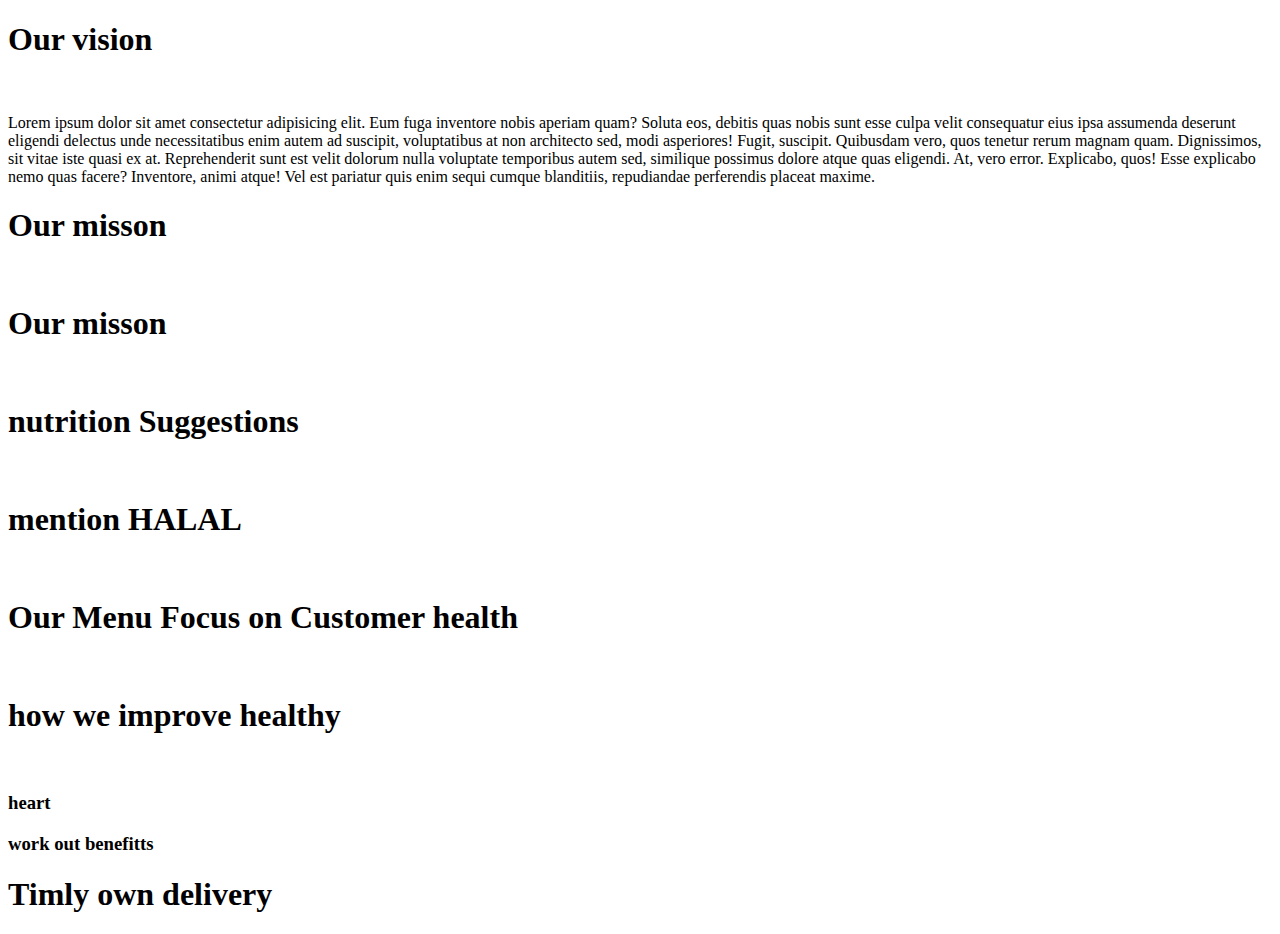
<file: abo.html>
<!DOCTYPE html>
<html lang="en">
<head>
    <meta charset="UTF-8">
    <meta name="viewport" content="width=device-width, initial-scale=1.0">
    <title>Document</title>
</head>
<body>

    
    <h1>Our vision</h1>
    <br>
    <p>Lorem ipsum dolor sit amet consectetur adipisicing elit. Eum fuga inventore nobis aperiam quam? Soluta eos, debitis quas nobis sunt esse culpa velit consequatur eius ipsa assumenda deserunt eligendi delectus unde necessitatibus enim autem ad suscipit, voluptatibus at non architecto sed, modi asperiores! Fugit, suscipit. Quibusdam vero, quos tenetur rerum magnam quam. Dignissimos, sit vitae iste quasi ex at. Reprehenderit sunt est velit dolorum nulla voluptate temporibus autem sed, similique possimus dolore atque quas eligendi. At, vero error. Explicabo, quos! Esse explicabo nemo quas facere? Inventore, animi atque! Vel est pariatur quis enim sequi cumque blanditiis, repudiandae perferendis placeat maxime.</p>
    <h1>Our misson</h1>
    <br>
    <h1>Our misson</h1>
    <br>
    <h1>nutrition Suggestions</h1>
    <br>
    <h1>mention HALAL</h1>
    <br>
    <h1>Our Menu Focus on Customer health </h1>
    <br>
    <h1>how we improve healthy </h1>
    <br>
    <h3>heart  </h3>
    
    <h3>work out benefitts</h3>

    <h1>Timly own delivery </h1>
</body>
</html>
</file>
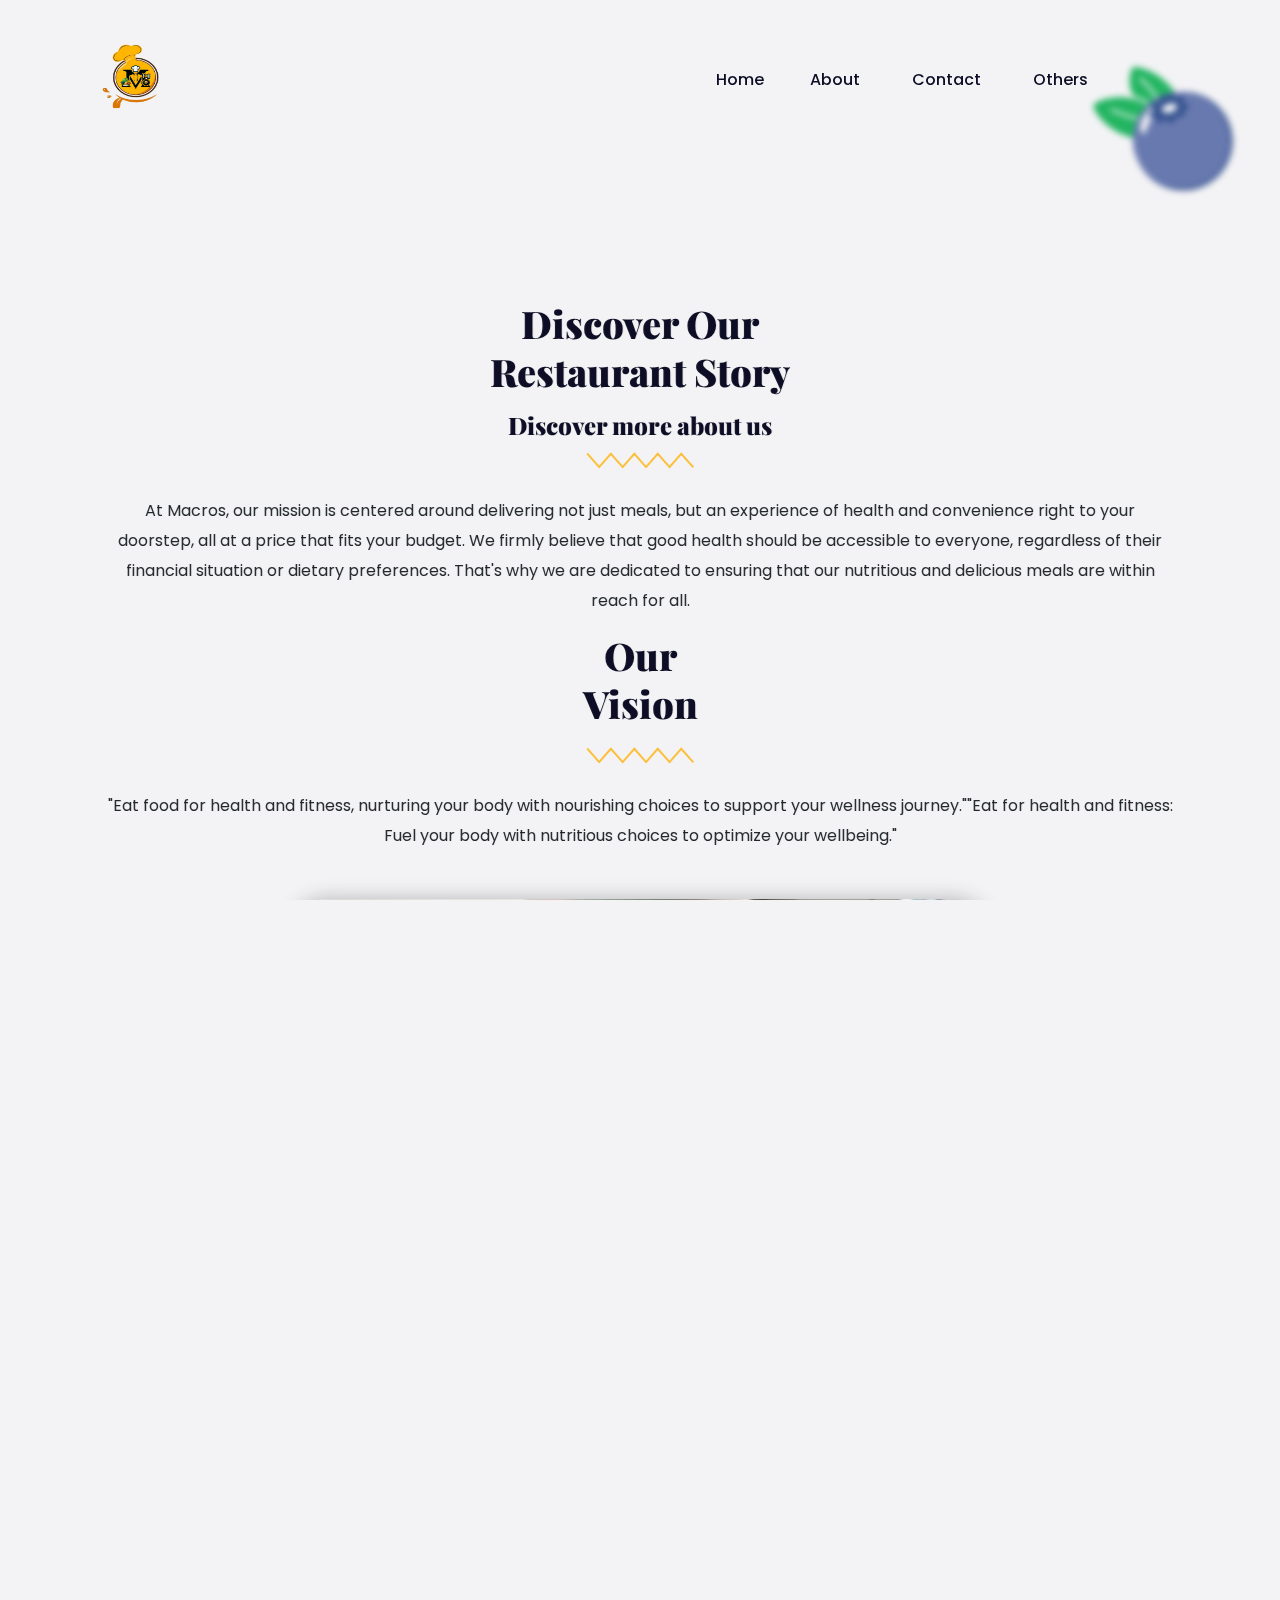
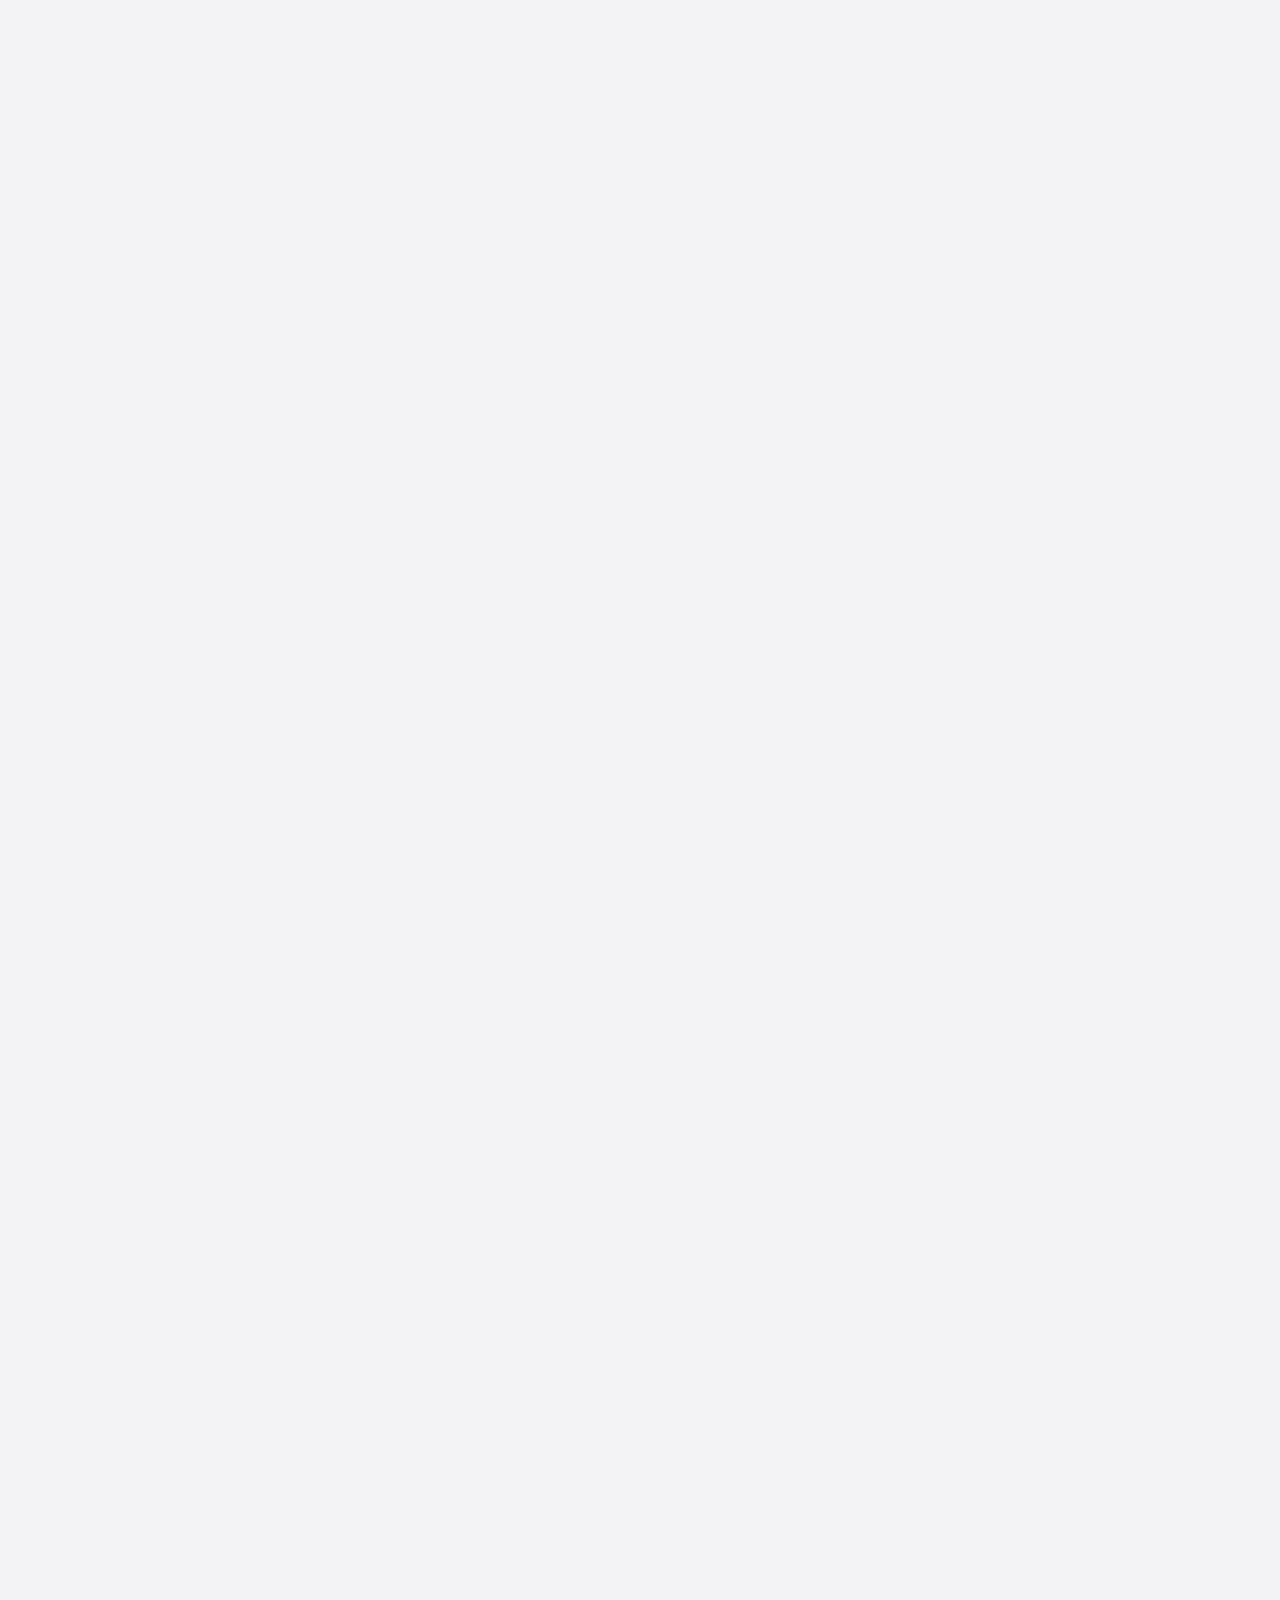
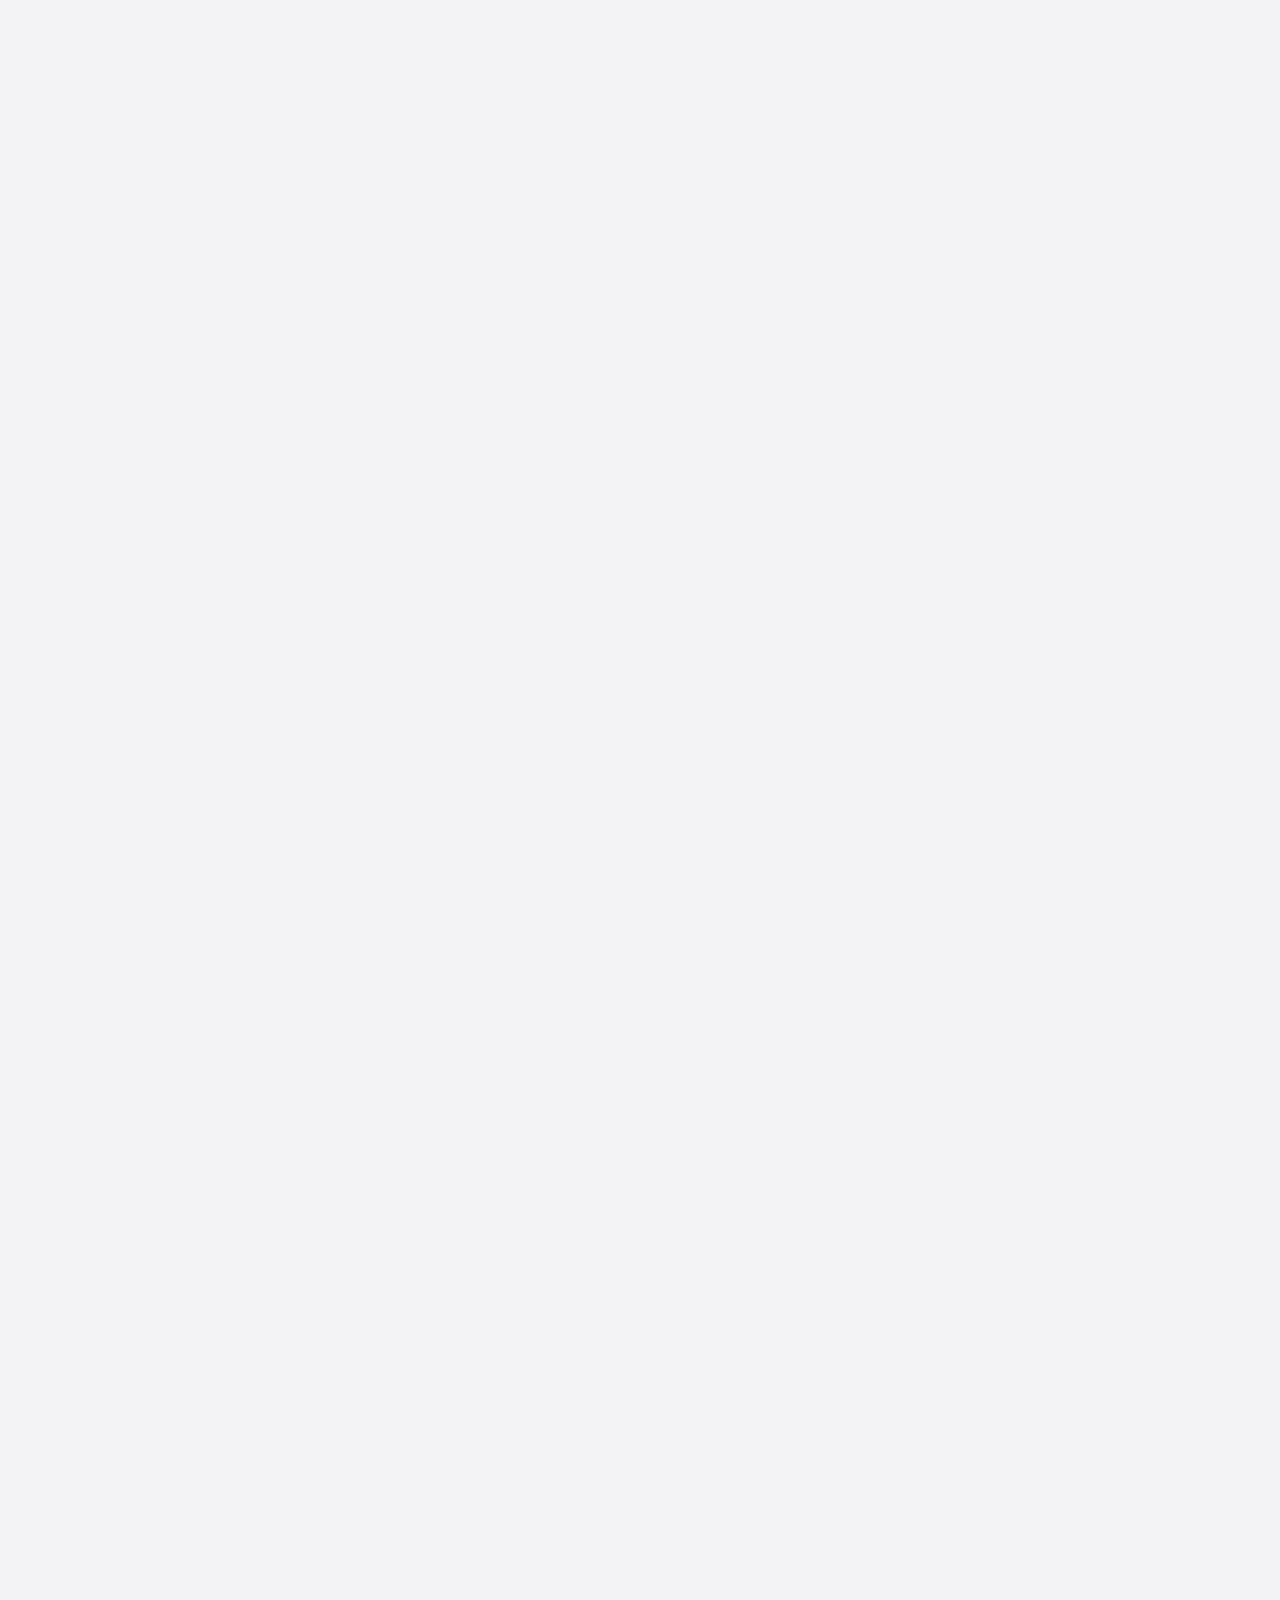
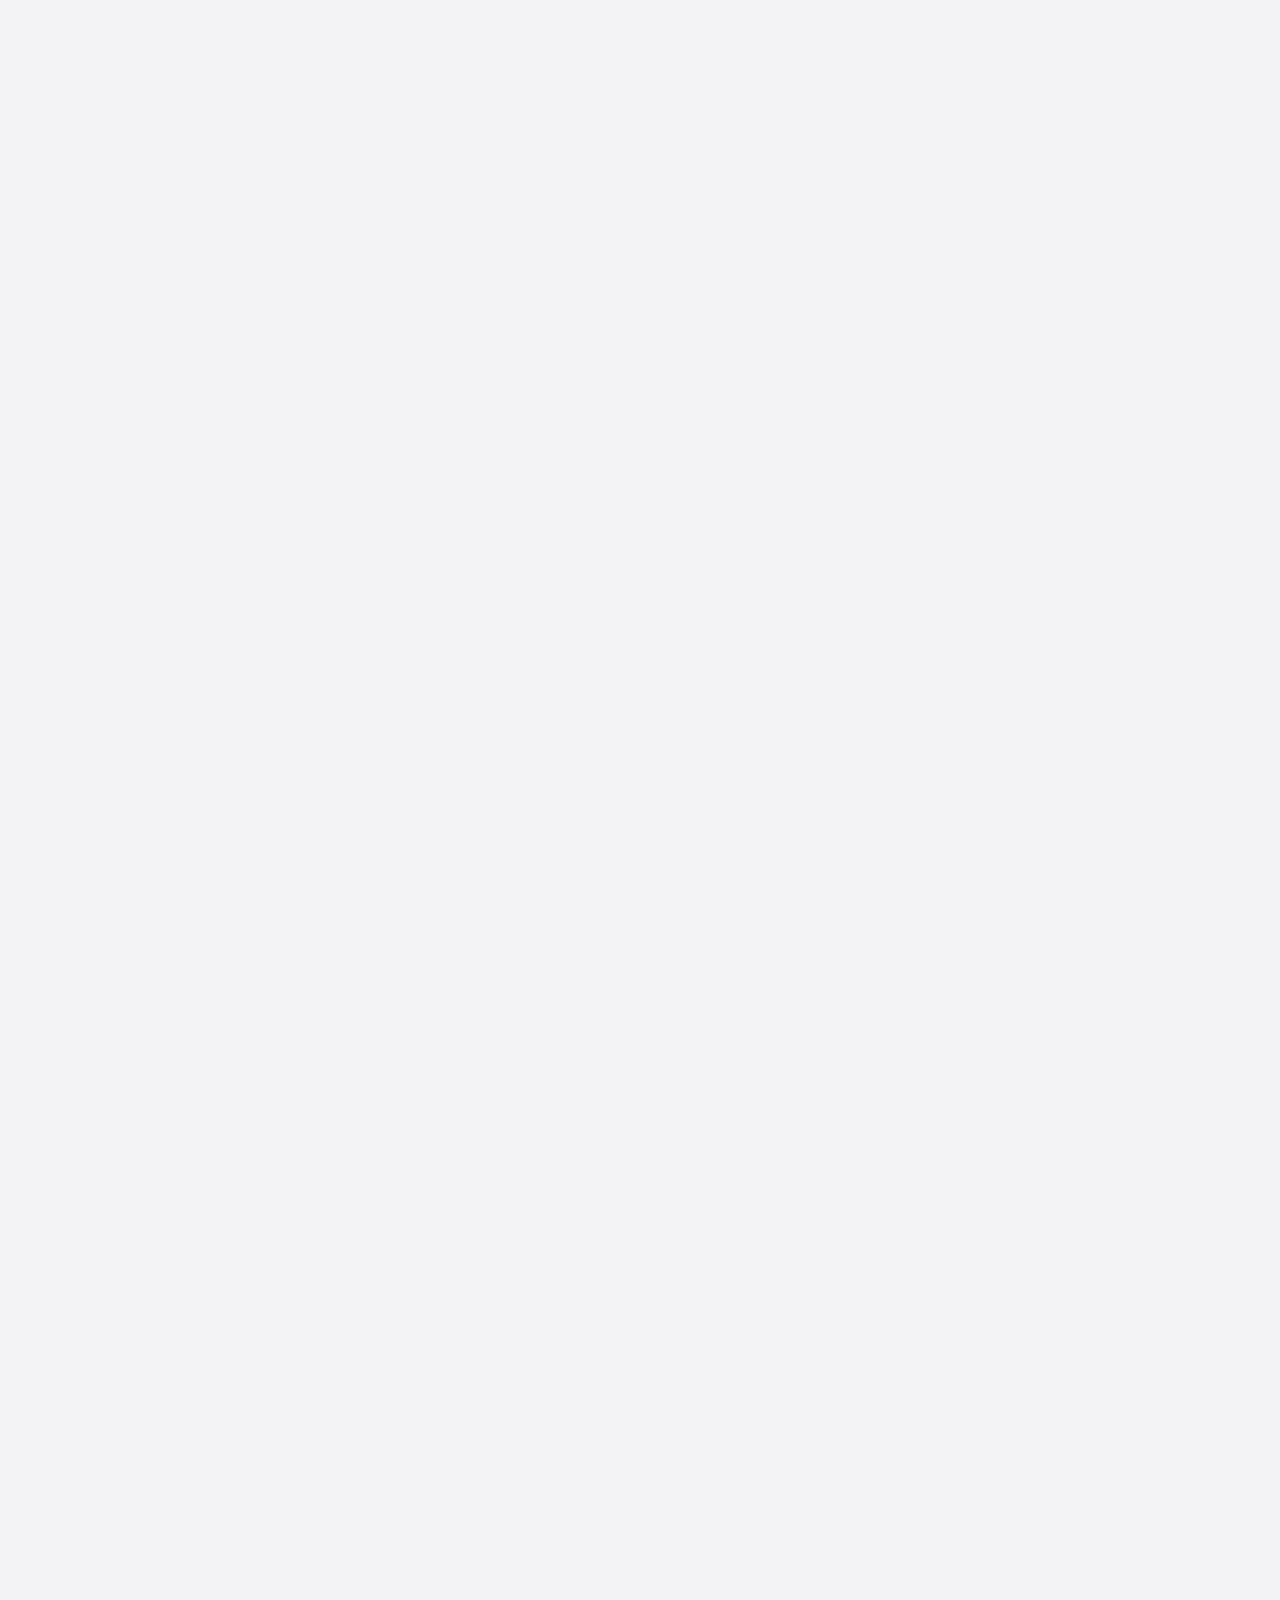
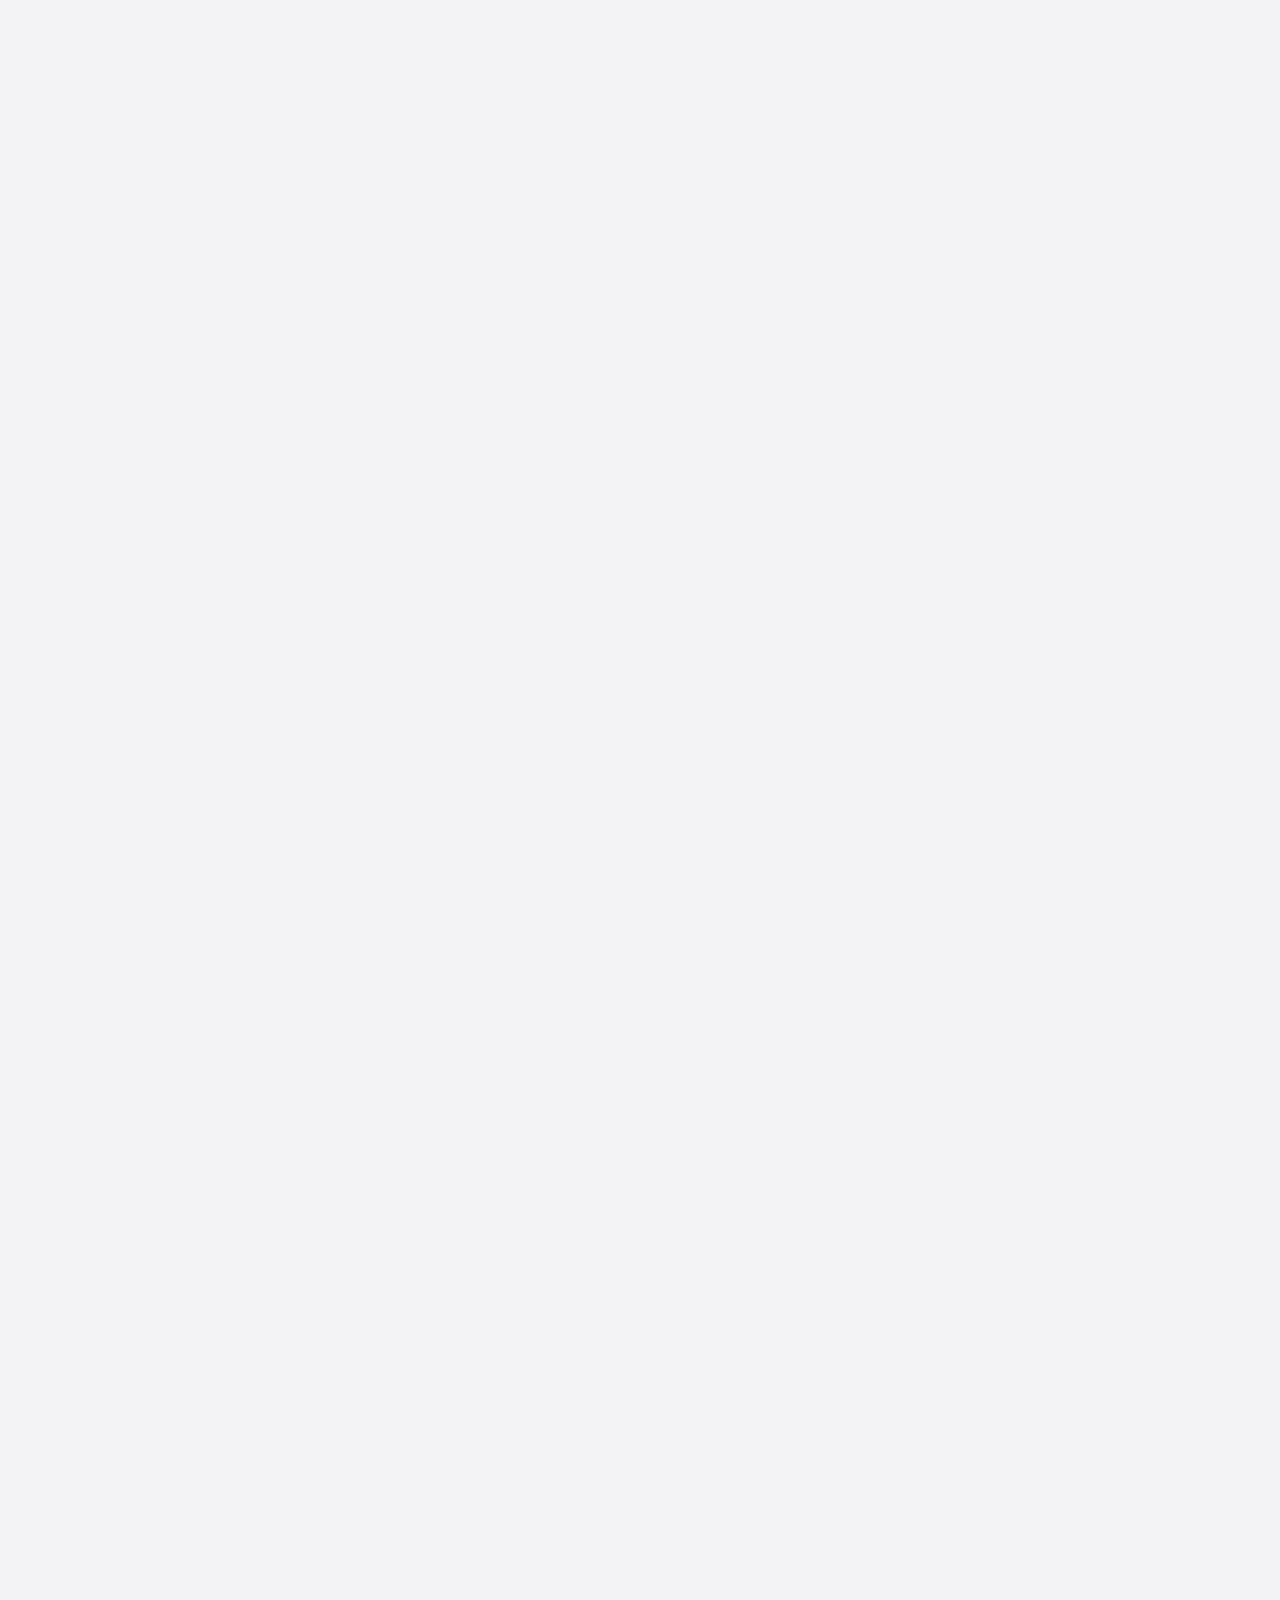
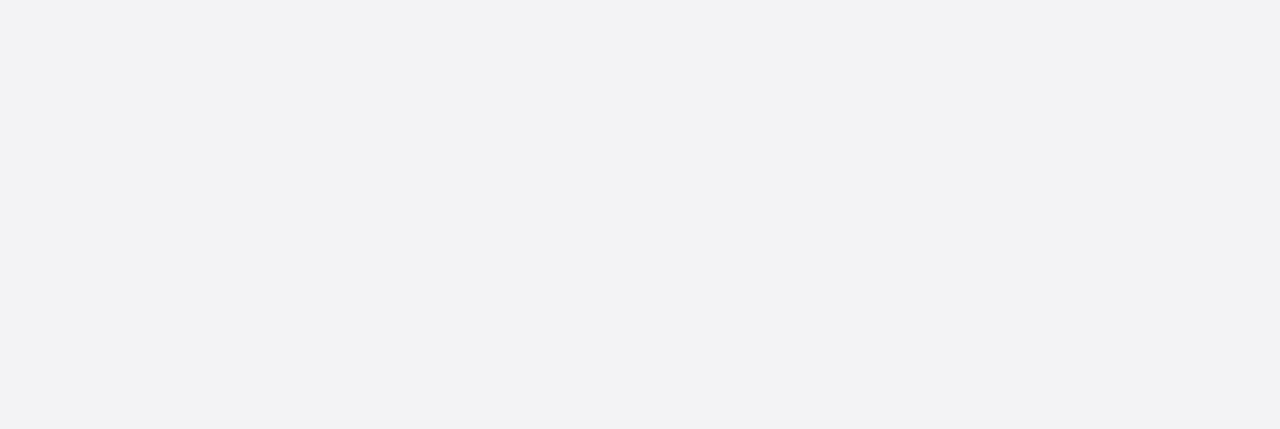
<file: about.html>
<!DOCTYPE html>
<html lang="en">

<head>
    <meta charset="UTF-8">
    <meta http-equiv="X-UA-Compatible" content="IE=edge">
    <meta name="viewport" content="width=device-width, initial-scale=1.0">
    <title>Food Website</title>
    <!-- for icons  -->
    <link rel="stylesheet" href="https://unicons.iconscout.com/release/v4.0.0/css/line.css">
    <!-- bootstrap  -->
    <link rel="stylesheet" href="assets/css/bootstrap.min.css">
    <!-- for swiper slider  -->
    <link rel="stylesheet" href="assets/css/swiper-bundle.min.css">

    <!-- fancy box  -->
    <link rel="stylesheet" href="assets/css/jquery.fancybox.min.css">
    <!-- custom css  -->
    <link rel="stylesheet" href="style.css">
</head>

<body class="body-fixed">
    <!-- start of header  -->
    <header class="site-header">
        <div class="container">
            <div class="row">
                <div class="col-lg-2">
                    <div class="header-logo">
                        <a href="index.html">
                            <img src="logo.png" width="100" height="100" alt="Logo">
                        </a>
                    </div>
                </div>
                <div class="col-lg-10">
                    <div class="main-navigation">
                        <button class="menu-toggle"><span></span><span></span></button>
                        <nav class="header-menu">
                            <ul class="menu food-nav-menu">
                                <li><a href="index.html">Home</a></li>
                                <li><a href="#about">About</a></li>
                                <li>

                                <li><a href="contact.html">Contact</a></li>
                                <li>

                                    <!-- <a href="package.html">Package</a></li>-->
                                <li><a href="oothers.html">Others</a></li>
                                <li><a href="#blog"></a></li>
                                <li><a href="#contact"></a></li>
                            </ul>
                        </nav>





                    </div>
                </div>
            </div>
        </div>
        </div>
    </header>
    <!-- header ends  -->

    <div id="viewport">
        <div id="js-scroll-content">
            <section class="main-banner" id="home">
                <div class="js-parallax-scene">
                    <div class="banner-shape-1 w-100" data-depth="0.30">
                        <img src="assets/images/berry.png" alt="">
                    </div>
                    <div class="banner-shape-2 w-100" data-depth="0.25">
                        <img src="assets/images/leaf.png" alt="">
                    </div>
                </div>
                <div class="sec-wp">
                    <div class="container">
                        <div class="row">


                            <!--  <div class="banner-btn mt-4">
                                        <a href="#menu" class="sec-btn"></a>
                                    </div>
                                </div>
                            </div>
                            <div class="col-lg-6">
                                <div class="banner-img-wp">
                                    <div class="banner-img" style="background-image: url(assets/images/main-b.jpg);">
                                    </div>
                                </div>
                                <div class="banner-img-text mt-4 m-auto">
                                    <h5 class="h5-title"></h5>
                                    <p</p>
                                </div>

                                <div class="banner-img-text mt-4 m-auto">
                                    <h5 class="h5-title"></h5>
                                    <p></p>
                                </div>
                            </div>
                        </div>
                    </div>
                </div>
            </section>


        <!-- <section class="brands-sec">
                <div class="container">
                    <div class="row">
                        <div class="col-lg-12">
                            <div class="brand-title mb-5">
                                <h5 class="h5-title">Trusted by 70+ companies</h5>
                            </div>
                            <div class="brands-row">
                                <div class="brands-box">
                                    <img src="assets/images/brands/b1.png" alt="">
                                </div>
                                <div class="brands-box">
                                    <img src="assets/images/brands/b2.png" alt="">
                                </div>
                                <div class="brands-box">
                                    <img src="assets/images/brands/b3.png" alt="">
                                </div>
                                <div class="brands-box">
                                    <img src="assets/images/brands/b4.png" alt="">
                                </div>
                                <div class="brands-box">
                                    <img src="assets/images/brands/b5.png" alt="">
                                </div>
                            </div>
                        </div>
                    </div>
                </div>
            </section> -->
                            <section class="about-sec section" id="about">
                                <div class="container">
                                    <div class="row">
                                        <div class="col-lg-12">
                                            <div class="sec-title text-center mb-5">


                                                <h2 class="h2-title">Discover our
                                                    <span> restaurant story</span>
                                                </h2>

                                                <h4> Discover more about us
                                                </h4>


                                                <div class="sec-title-shape mb-4">
                                                    <img src="assets/images/title-shape.svg" alt="">
                                                </div>
                                                <p>At Macros, our mission is centered around delivering not just meals,
                                                    but an experience of health and convenience right to your doorstep,
                                                    all at a price that fits your budget. We firmly believe that good
                                                    health should be accessible to everyone, regardless of their
                                                    financial situation or dietary preferences. That's why we are
                                                    dedicated to ensuring that our nutritious and delicious meals are
                                                    within reach for all.


                                                </p>

                                                <h2 class="h2-title">Our <span>Vision</span></h2>
                                                <div class="sec-title-shape mb-4">
                                                    <img src="assets/images/title-shape.svg" alt="">
                                                </div>
                                                <p>"Eat food for health and fitness, nurturing your body with nourishing
                                                    choices to support your wellness journey.""Eat for health and
                                                    fitness: Fuel your body with
                                                    nutritious choices to optimize your wellbeing."
                                                </p>
                                            </div>
                                        </div>
                                    </div>
                                    <div class="row">
                                        <div class="col-lg-8 m-auto">
                                            <div class="about-video">
                                                <div class="about-video-img"
                                                    style="background-image: url(assets/images/egg.jpg);">
                                                </div>




                                                <div class="container">
                                                    <div class="row">
                                                        <div class="col-lg-12">
                                                            <div class="sec-title text-center mb-5">
                                                                <p class="sec-sub-title mb-3"></p>
                                                                <h2 class="h2-title">Our <span>Mission</span></h2>
                                                                <div class="sec-title-shape mb-4">
                                                                    <img src="assets/images/title-shape.svg" alt="">
                                                                </div>
                                                                <p>With Macros, enjoying a satisfying and
                                                                    health-conscious meal is not a luxury but a
                                                                    standard. Our goal is to empower you to prioritize
                                                                    your health and wellness without compromising on
                                                                    taste or affordability. Whether you're managing
                                                                    specific dietary requirements or simply seeking
                                                                    wholesome meals, Macros is here to support your
                                                                    journey towards a healthier lifestyle.</p>
                                                            </div>
                                                        </div>
                                                    </div>
                                                    <div class="row">
                                                        <div class="col-lg-8 m-auto">
                                                            <div class="about-video">
                                                                <div class="about-video-img"
                                                                    style="background-image: url(assets/images/about.jpg);">
                                                                </div>

                                                                <div class="container">
                                                                    <div class="row">
                                                                        <div class="col-lg-12">
                                                                            <div class="sec-title text-center mb-5">
                                                                                <p class="sec-sub-title mb-3"></p>
                                                                                <h2 class="h2-title">Our
                                                                                    <span>Expertise</span></h2>
                                                                                <div class="sec-title-shape mb-4">
                                                                                    <img src="assets/images/title-shape.svg"
                                                                                        alt="">
                                                                                </div>
                                                                                <p>
                                                                                    Assisting individuals in managing
                                                                                    their nutrition and fitness routines
                                                                                    effectively, ensuring a balanced
                                                                                    approach to health and wellness
                                                                                    through personalized guidance and
                                                                                    support.

                                                                                </p>
                                                                            </div>
                                                                        </div>
                                                                    </div>
                                                                    <div class="row">
                                                                        <div class="col-lg-8 m-auto">
                                                                            <div class="about-video">
                                                                                <div class="about-video-img"
                                                                                    style="background-image: url(assets/images/main-b.jpg);">
                                                                                </div>

                                                                                <div class="play-btn-wp">
                                                                                    <a href="assets/images/video.mp4"
                                                                                        data-fancybox="video"
                                                                                        class="play-btn">
                                                                                        <i class="uil uil-play"></i>

                                                                                    </a>
                                                                                    <span>Watch The Recipe</span>
                                                                                </div>
                                                                            </div>
                                                                        </div>
                                                                    </div>
                                                                </div>
                            </section>

                            <!--  <section style="background-image: url(assets/images/menu-bg.png);"
                class="our-menu section bg-light repeat-img" id="menu">
                <div class="sec-wp">
                    <div class="container">
                        <div class="row">
                            <div class="col-lg-12">
                                <div class="sec-title text-center mb-5">
                                    <p class="sec-sub-title mb-3">our menu</p>
                                    <h2 class="h2-title">wake up early, <span>eat fresh & healthy</span></h2>
                                    <div class="sec-title-shape mb-4">
                                        <img src="assets/images/title-shape.svg" alt="">
                                    </div>
                                </div>
                            </div>
                        </div>
                        <div class="menu-tab-wp">
                            <div class="row">
                                <div class="col-lg-12 m-auto">
                                    <div class="menu-tab text-center">
                                        <ul class="filters">
                                            <div class="filter-active"></div>
                                            <li class="filter" data-filter=".all, .breakfast, .lunch, .dinner">
                                                <img src="assets/images/menu-1.png" alt="">
                                                All
                                            </li>
                                            <li class="filter" data-filter=".breakfast">
                                                <img src="assets/images/menu-2.png" alt="">
                                                Breakfast
                                            </li>
                                            <li class="filter" data-filter=".lunch">
                                                <img src="assets/images/menu-3.png" alt="">
                                                Lunch
                                            </li>
                                            <li class="filter" data-filter=".dinner">
                                                <img src="assets/images/menu-4.png" alt="">
                                                Dinner
                                            </li>
                                        </ul>
                                    </div>
                                </div>
                            </div>
                        </div>
                        <div class="menu-list-row">
                            <div class="row g-xxl-5 bydefault_show" id="menu-dish">
                                <div class="col-lg-4 col-sm-6 dish-box-wp breakfast" data-cat="breakfast">
                                    <div class="dish-box text-center">
                                        <div class="dist-img">
                                            <img src="assets/images/dish/1.png" alt="">
                                        </div>
                                        <div class="dish-rating">
                                            5
                                            <i class="uil uil-star"></i>
                                        </div>
                                        <div class="dish-title">
                                            <h3 class="h3-title">Fresh Chicken Veggies</h3>
                                            <p>120 calories</p>
                                        </div>
                                        <div class="dish-info">
                                            <ul>
                                                <li>
                                                    <p>Type</p>
                                                    <b>Non Veg</b>
                                                </li>
                                                <li>
                                                    <p>Persons</p>
                                                    <b>2</b>
                                                </li>
                                            </ul>
                                        </div>
                                        <div class="dist-bottom-row">
                                            <ul>
                                                <li>
                                                    <b>Rs. 499</b>
                                                </li>
                                                <li>
                                                    <button class="dish-add-btn">
                                                        <i class="uil uil-plus"></i>
                                                    </button>
                                                </li>
                                            </ul>
                                        </div>
                                    </div>
                                </div>

                                
                                <div class="col-lg-4 col-sm-6 dish-box-wp breakfast" data-cat="breakfast">
                                    <div class="dish-box text-center">
                                        <div class="dist-img">
                                            <img src="assets/images/dish/2.png" alt="">
                                        </div>
                                        <div class="dish-rating">
                                            4.3
                                            <i class="uil uil-star"></i>
                                        </div>
                                        <div class="dish-title">
                                            <h3 class="h3-title">Grilled Chicken</h3>
                                            <p>80 calories</p>
                                        </div>
                                        <div class="dish-info">
                                            <ul>
                                                <li>
                                                    <p>Type</p>
                                                    <b>Non Veg</b>
                                                </li>
                                                <li>
                                                    <p>Persons</p>
                                                    <b>1</b>
                                                </li>
                                            </ul>
                                        </div>
                                        <div class="dist-bottom-row">
                                            <ul>
                                                <li>
                                                    <b>Rs. 359</b>
                                                </li>
                                                <li>
                                                    <button class="dish-add-btn">
                                                        <i class="uil uil-plus"></i>
                                                    </button>
                                                </li>
                                            </ul>
                                        </div>
                                    </div>
                                </div>
                                
                                <div class="col-lg-4 col-sm-6 dish-box-wp lunch" data-cat="lunch">
                                    <div class="dish-box text-center">
                                        <div class="dist-img">
                                            <img src="assets/images/dish/3.png" alt="">
                                        </div>
                                        <div class="dish-rating">
                                            4
                                            <i class="uil uil-star"></i>
                                        </div>
                                        <div class="dish-title">
                                            <h3 class="h3-title">Panner Noodles</h3>
                                            <p>100 calories</p>
                                        </div>
                                        <div class="dish-info">
                                            <ul>
                                                <li>
                                                    <p>Type</p>
                                                    <b>Veg</b>
                                                </li>
                                                <li>
                                                    <p>Persons</p>
                                                    <b>2</b>
                                                </li>
                                            </ul>
                                        </div>
                                        <div class="dist-bottom-row">
                                            <ul>
                                                <li>
                                                    <b>Rs. 149</b>
                                                </li>
                                                <li>
                                                    <button class="dish-add-btn">
                                                        <i class="uil uil-plus"></i>
                                                    </button>
                                                </li>
                                            </ul>
                                        </div>
                                    </div>
                                </div>

                          
                                <div class="col-lg-4 col-sm-6 dish-box-wp lunch" data-cat="lunch">
                                    <div class="dish-box text-center">
                                        <div class="dist-img">
                                            <img src="assets/images/dish/4.png" alt="">
                                        </div>
                                        <div class="dish-rating">
                                            4.5
                                            <i class="uil uil-star"></i>
                                        </div>
                                        <div class="dish-title">
                                            <h3 class="h3-title">Chicken Noodles</h3>
                                            <p>120 calories</p>
                                        </div>
                                        <div class="dish-info">
                                            <ul>
                                                <li>
                                                    <p>Type</p>
                                                    <b>Non Veg</b>
                                                </li>
                                                <li>
                                                    <p>Persons</p>
                                                    <b>2</b>
                                                </li>
                                            </ul>
                                        </div>
                                        <div class="dist-bottom-row">
                                            <ul>
                                                <li>
                                                    <b>Rs. 379</b>
                                                </li>
                                                <li>
                                                    <button class="dish-add-btn">
                                                        <i class="uil uil-plus"></i>
                                                    </button>
                                                </li>
                                            </ul>
                                        </div>
                                    </div>
                                </div>

                                <div class="col-lg-4 col-sm-6 dish-box-wp dinner" data-cat="dinner">
                                    <div class="dish-box text-center">
                                        <div class="dist-img">
                                            <img src="assets/images/dish/5.png" alt="">
                                        </div>
                                        <div class="dish-rating">
                                            5
                                            <i class="uil uil-star"></i>
                                        </div>
                                        <div class="dish-title">
                                            <h3 class="h3-title">Bread Boiled Egg</h3>
                                            <p>120 calories</p>
                                        </div>
                                        <div class="dish-info">
                                            <ul>
                                                <li>
                                                    <p>Type</p>
                                                    <b>Non Veg</b>
                                                </li>
                                                <li>
                                                    <p>Persons</p>
                                                    <b>2</b>
                                                </li>
                                            </ul>
                                        </div>
                                        <div class="dist-bottom-row">
                                            <ul>
                                                <li>
                                                    <b>Rs. 99</b>
                                                </li>
                                                <li>
                                                    <button class="dish-add-btn">
                                                        <i class="uil uil-plus"></i>
                                                    </button>
                                                </li>
                                            </ul>
                                        </div>
                                    </div>
                                </div>
                            
                                <div class="col-lg-4 col-sm-6 dish-box-wp dinner" data-cat="dinner">
                                    <div class="dish-box text-center">
                                        <div class="dist-img">
                                            <img src="assets/images/dish/6.png" alt="">
                                        </div>
                                        <div class="dish-rating">
                                            5
                                            <i class="uil uil-star"></i>
                                        </div>
                                        <div class="dish-title">
                                            <h3 class="h3-title">Immunity Dish</h3>
                                            <p>120 calories</p>
                                        </div>
                                        <div class="dish-info">
                                            <ul>
                                                <li>
                                                    <p>Type</p>
                                                    <b>Veg</b>
                                                </li>
                                                <li>
                                                    <p>Persons</p>
                                                    <b>2</b>
                                                </li>
                                            </ul>
                                        </div>
                                        <div class="dist-bottom-row">
                                            <ul>
                                                <li>
                                                    <b>Rs. 159</b>
                                                </li>
                                                <li>
                                                    <button class="dish-add-btn">
                                                        <i class="uil uil-plus"></i>
                                                    </button>
                                                </li>
                                            </ul>
                                        </div>
                                    </div>
                                </div>
                            </div>
                        </div>
                    </div>
                </div>
            </section> -->

                            <section class="two-col-sec section">
                                <div class="container">
                                    <div class="row align-items-center">
                                        <div class="col-lg-5">
                                            <div class="sec-img mt-5">
                                                <img src="assets/images/pizza.png" alt="">
                                            </div>
                                        </div>
                                        <div class="col-lg-7">
                                            <div class="sec-text">
                                                <h2 class="xxl-title">Nutritious Suggestions </h2>
                                                <p>
                                                    We are deeply committed to the quality of our ingredients. We
                                                    meticulously source only the finest produce, meats, and grains,
                                                    prioritizing sustainability and ethical farming practices wherever
                                                    possible. This commitment not only enhances the flavor and
                                                    nutritional value of our meals but also aligns with our values of
                                                    environmental stewardship.
                                                </p>
                                                <p>This is Lorem ipsum dolor sit amet consectetur adipisicing elit. At
                                                    fugit laborum
                                                    voluptas magnam sed ad illum? Minus officiis quod deserunt.</p>

                                            </div>
                                        </div>
                                    </div>
                                </div>
                            </section>

                            <div class="halal">
                                <img src="./assets/images/halal.png" alt="">

                            </div>
                            <h6 class="halal-1"> Halal</h6>
                            <p class="halal-2">Discover a variety of Halal nutrition foods designed to meet dietary
                                needs, offering wholesome options that support health and well-being in accordance with
                                Islamic principles.
                            </p>

                            <section class="two-col-sec section pt-0">
                                <div class="container">
                                    <div class="row align-items-center">
                                        <div class="col-lg-6 order-lg-1 order-2">
                                            <div class="sec-text">
                                                <h2 class="xxl-title">Focus on Customers</h2>
                                                <p>
                                                    With Macros, enjoying a satisfying and health-conscious meal is not
                                                    a luxury but a standard. Our goal is to empower you to prioritize
                                                    your health and wellness without compromising on taste or
                                                    affordability. Whether you're managing specific dietary requirements
                                                    or simply seeking wholesome meals, Macros is here to support your
                                                    journey towards a healthier lifestyle.
                                                </p>

                                            </div>
                                        </div>
                                        <div class="col-lg-6 order-lg-2 order-1">
                                            <div class="sec-img">
                                                <img src="assets/images/sushi.png" alt="">
                                            </div>
                                        </div>
                                    </div>
                                </div>
                            </section>

                            <section class="book-table section bg-light">
                                <div class="book-table-shape">
                                    <img src="assets/images/table-leaves-shape.png" alt="">
                                </div>

                                <div class="book-table-shape book-table-shape2">
                                    <img src="assets/images/table-leaves-shape.png" alt="">
                                </div>

                                <!---  <div class="sec-wp">
                    <div class="container">
                        <div class="row">
                            <div class="col-lg-12">
                                <div class="sec-title text-center mb-5">
                                    <p class="sec-sub-title mb-3">Book Table</p>
                                    <h2 class="h2-title">Opening Table</h2>
                                    <div class="sec-title-shape mb-4">
                                        <img src="assets/images/title-shape.svg" alt="">
                                    </div>
                                </div>
                            </div>
                        </div>

                        <div class="book-table-info">
                            <div class="row align-items-center">
                                <div class="col-lg-4">
                                    <div class="table-title text-center">
                                        <h3>Monday to Thrusday</h3>
                                        <p>9:00 am - 22:00 pm</p>
                                    </div>
                                </div>
                                <div class="col-lg-4">
                                    <div class="call-now text-center">
                                        <i class="uil uil-phone"></i>
                                        <a href="tel:+91-8866998866">+91 - 8866998866</a>
                                    </div>
                                </div>
                                <div class="col-lg-4">
                                    <div class="table-title text-center">
                                        <h3>Friday to Sunday</h3>
                                        <p>11::00 am to 20:00 pm</p>
                                    </div>
                                </div>
                            </div>
                        </div>

                        <div class="row" id="gallery">
                            <div class="col-lg-10 m-auto">
                                <div class="book-table-img-slider" id="icon">
                                    <div class="swiper-wrapper">
                                        <a href="assets/images/bt1.jpg" data-fancybox="table-slider"
                                            class="book-table-img back-img swiper-slide"
                                            style="background-image: url(assets/images/bt1.jpg)"></a>
                                        <a href="assets/images/bt2.jpg" data-fancybox="table-slider"
                                            class="book-table-img back-img swiper-slide"
                                            style="background-image: url(assets/images/bt2.jpg)"></a>
                                        <a href="assets/images/bt3.jpg" data-fancybox="table-slider"
                                            class="book-table-img back-img swiper-slide"
                                            style="background-image: url(assets/images/bt3.jpg)"></a>
                                        <a href="assets/images/bt4.jpg" data-fancybox="table-slider"
                                            class="book-table-img back-img swiper-slide"
                                            style="background-image: url(assets/images/bt4.jpg)"></a>
                                        <a href="assets/images/bt1.jpg" data-fancybox="table-slider"
                                            class="book-table-img back-img swiper-slide"
                                            style="background-image: url(assets/images/bt1.jpg)"></a>
                                        <a href="assets/images/bt2.jpg" data-fancybox="table-slider"
                                            class="book-table-img back-img swiper-slide"
                                            style="background-image: url(assets/images/bt2.jpg)"></a>
                                        <a href="assets/images/bt3.jpg" data-fancybox="table-slider"
                                            class="book-table-img back-img swiper-slide"
                                            style="background-image: url(assets/images/bt3.jpg)"></a>
                                        <a href="assets/images/bt4.jpg" data-fancybox="table-slider"
                                            class="book-table-img back-img swiper-slide"
                                            style="background-image: url(assets/images/bt4.jpg)"></a>
                                    </div>

                                    <div class="swiper-button-wp">
                                        <div class="swiper-button-prev swiper-button">
                                            <i class="uil uil-angle-left"></i>
                                        </div>
                                        <div class="swiper-button-next swiper-button">
                                            <i class="uil uil-angle-right"></i>
                                        </div>
                                    </div>
                                    <div class="swiper-pagination"></div>
                                </div>
                            </div>
                        </div>


                    </div>
                </div>

            </section>

            <section class="our-team section">
                <div class="sec-wp">
                    <div class="container">
                        <div class="row">
                            <div class="col-lg-12">
                                <div class="sec-title text-center mb-5">
                                    <p class="sec-sub-title mb-3">Our Team</p>
                                    <h2 class="h2-title">Meet our Chefs</h2>
                                    <div class="sec-title-shape mb-4">
                                        <img src="assets/images/title-shape.svg" alt="">
                                    </div>
                                </div>
                            </div>
                        </div>
                        <div class="row team-slider">
                            <div class="swiper-wrapper">
                                <div class="col-lg-4 swiper-slide">
                                    <div class="team-box text-center">
                                        <div style="background-image: url(assets/images/chef/c1.jpg);"
                                            class="team-img back-img">

                                        </div>
                                        <h3 class="h3-title">Nilay Hirpara</h3>
                                        <div class="social-icon">
                                            <ul>
                                                <li>
                                                    <a href="#"><i class="uil uil-facebook-f"></i></a>
                                                </li>
                                                <li>
                                                    <a href="#">
                                                        <i class="uil uil-instagram"></i>
                                                    </a>
                                                </li>
                                                <li>
                                                    <a href="#">
                                                        <i class="uil uil-youtube"></i>
                                                    </a>
                                                </li>
                                            </ul>
                                        </div>
                                    </div>
                                </div>
                                <div class="col-lg-4 swiper-slide">
                                    <div class="team-box text-center">
                                        <div style="background-image: url(assets/images/chef/c2.jpg);"
                                            class="team-img back-img">

                                        </div>
                                        <h3 class="h3-title">Ravi Kumawat</h3>
                                        <div class="social-icon">
                                            <ul>
                                                <li>
                                                    <a href="#"><i class="uil uil-facebook-f"></i></a>
                                                </li>
                                                <li>
                                                    <a href="#">
                                                        <i class="uil uil-instagram"></i>
                                                    </a>
                                                </li>
                                                <li>
                                                    <a href="#">
                                                        <i class="uil uil-youtube"></i>
                                                    </a>
                                                </li>
                                            </ul>
                                        </div>
                                    </div>
                                </div>
                                <div class="col-lg-4 swiper-slide">
                                    <div class="team-box text-center">
                                        <div style="background-image: url(assets/images/chef/c3.jpg);"
                                            class="team-img back-img">

                                        </div>
                                        <h3 class="h3-title">Navnit Kumar</h3>
                                        <div class="social-icon">
                                            <ul>
                                                <li>
                                                    <a href="#"><i class="uil uil-facebook-f"></i></a>
                                                </li>
                                                <li>
                                                    <a href="#">
                                                        <i class="uil uil-instagram"></i>
                                                    </a>
                                                </li>
                                                <li>
                                                    <a href="#">
                                                        <i class="uil uil-youtube"></i>
                                                    </a>
                                                </li>
                                            </ul>
                                        </div>
                                    </div>
                                </div>
                                <div class="col-lg-4 swiper-slide">
                                    <div class="team-box text-center">
                                        <div style="background-image: url(assets/images/chef/c4.jpg);"
                                            class="team-img back-img">

                                        </div>
                                        <h3 class="h3-title">Pranav Badgal</h3>
                                        <div class="social-icon">
                                            <ul>
                                                <li>
                                                    <a href="#"><i class="uil uil-facebook-f"></i></a>
                                                </li>
                                                <li>
                                                    <a href="#">
                                                        <i class="uil uil-instagram"></i>
                                                    </a>
                                                </li>
                                                <li>
                                                    <a href="#">
                                                        <i class="uil uil-youtube"></i>
                                                    </a>
                                                </li>
                                            </ul>
                                        </div>
                                    </div>
                                </div>
                                <div class="col-lg-4 swiper-slide">
                                    <div class="team-box text-center">
                                        <div style="background-image: url(assets/images/chef/c5.jpg);"
                                            class="team-img back-img">

                                        </div>
                                        <h3 class="h3-title">Priyotosh Dey</h3>
                                        <div class="social-icon">
                                            <ul>
                                                <li>
                                                    <a href="#"><i class="uil uil-facebook-f"></i></a>
                                                </li>
                                                <li>
                                                    <a href="#">
                                                        <i class="uil uil-instagram"></i>
                                                    </a>
                                                </li>
                                                <li>
                                                    <a href="#">
                                                        <i class="uil uil-youtube"></i>
                                                    </a>
                                                </li>
                                            </ul>
                                        </div>
                                    </div>
                                </div>
                            </div>
                            <div class="swiper-button-wp">
                                <div class="swiper-button-prev swiper-button">
                                    <i class="uil uil-angle-left"></i>
                                </div>
                                <div class="swiper-button-next swiper-button">
                                    <i class="uil uil-angle-right"></i>
                                </div>
                            </div>
                            <div class="swiper-pagination"></div>
                        </div>
                    </div>
                </div>
            </section>

            <section class="testimonials section bg-light">
                <div class="sec-wp">
                    <div class="container">
                        <div class="row">
                            <div class="col-lg-12">
                                <div class="sec-title text-center mb-5">
                                    <p class="sec-sub-title mb-3">What they say</p>
                                    <h2 class="h2-title">What our customers <span>say about us</span></h2>
                                    <div class="sec-title-shape mb-4">
                                        <img src="assets/images/title-shape.svg" alt="">
                                    </div>
                                </div>
                            </div>
                        </div>
                        <div class="row">
                            <div class="col-lg-5">
                                <div class="testimonials-img">
                                    <img src="assets/images/testimonial-img.png" alt="">
                                </div>
                            </div>
                            <div class="col-lg-7">
                                <div class="row">
                                    <div class="col-sm-6">
                                        <div class="testimonials-box">
                                            <div class="testimonial-box-top">
                                                <div class="testimonials-box-img back-img"
                                                    style="background-image: url(assets/images/testimonials/t1.jpg);">
                                                </div>
                                                <div class="star-rating-wp">
                                                    <div class="star-rating">
                                                        <span class="star-rating__fill" style="width:85%"></span>
                                                    </div>
                                                </div>

                                            </div>
                                            <div class="testimonials-box-text">
                                                <h3 class="h3-title">
                                                    Nilay Hirpara
                                                </h3>
                                                <p>Lorem, ipsum dolor sit amet consectetur adipisicing elit. Itaque,
                                                    quisquam.</p>
                                            </div>
                                        </div>
                                    </div>
                                    <div class="col-sm-6">
                                        <div class="testimonials-box">
                                            <div class="testimonial-box-top">
                                                <div class="testimonials-box-img back-img"
                                                    style="background-image: url(assets/images/testimonials/t2.jpg);">
                                                </div>
                                                <div class="star-rating-wp">
                                                    <div class="star-rating">
                                                        <span class="star-rating__fill" style="width:80%"></span>
                                                    </div>
                                                </div>

                                            </div>
                                            <div class="testimonials-box-text">
                                                <h3 class="h3-title">
                                                    Ravi Kumawat
                                                </h3>
                                                <p>Lorem, ipsum dolor sit amet consectetur adipisicing elit. Itaque,
                                                    quisquam.</p>
                                            </div>
                                        </div>
                                    </div>
                                    <div class="col-sm-6">
                                        <div class="testimonials-box">
                                            <div class="testimonial-box-top">
                                                <div class="testimonials-box-img back-img"
                                                    style="background-image: url(assets/images/testimonials/t3.jpg);">
                                                </div>
                                                <div class="star-rating-wp">
                                                    <div class="star-rating">
                                                        <span class="star-rating__fill" style="width:89%"></span>
                                                    </div>
                                                </div>

                                            </div>
                                            <div class="testimonials-box-text">
                                                <h3 class="h3-title">
                                                    Navnit Kumar
                                                </h3>
                                                <p>Lorem, ipsum dolor sit amet consectetur adipisicing elit. Itaque,
                                                    quisquam.</p>
                                            </div>
                                        </div>
                                    </div>
                                    <div class="col-sm-6">
                                        <div class="testimonials-box">
                                            <div class="testimonial-box-top">
                                                <div class="testimonials-box-img back-img"
                                                    style="background-image: url(assets/images/testimonials/t4.jpg);">
                                                </div>
                                                <div class="star-rating-wp">
                                                    <div class="star-rating">
                                                        <span class="star-rating__fill" style="width:100%"></span>
                                                    </div>
                                                </div>

                                            </div>
                                            <div class="testimonials-box-text">
                                                <h3 class="h3-title">
                                                    Somyadeep Bhowmik
                                                </h3>
                                                <p>Lorem, ipsum dolor sit amet consectetur adipisicing elit. Itaque,
                                                    quisquam.</p>
                                            </div>
                                        </div>
                                    </div>
                                </div>
                            </div>
                        </div>
                    </div>
                </div>
            </section>-->


                                <section class="faq-sec section-repeat-img"
                                    style="background-image: url(assets/images/faq-bg.png);">
                                    <div class="sec-wp">
                                        <div class="container">
                                            <div class="row">
                                                <div class="col-lg-12">
                                                    <div class="sec-title text-center mb-5">
                                                        <p class=""></p>
                                                        <h2 class="h2-title">How We <span>Improve health</span></h2>
                                                        <div class="sec-title-shape mb-4">
                                                            <img src="assets/images/title-shape.svg" alt="">
                                                        </div>
                                                    </div>
                                                </div>
                                            </div>

                                            <div class="faq-row">
                                                <div class="faq-box">
                                                    <h4 class="h4-title">Heart</h4>
                                                    <p>Heart-healthy nutrition foods play a vital role in supporting
                                                        cardiovascular health, emphasizing a balanced diet that includes
                                                        fruits, vegetables, whole grains, and lean proteins to promote
                                                        overall well-being.
                                                    </p>
                                                </div>
                                                <div class="faq-box">
                                                    <h4 class="h4-title">Workout Benefits:
                                                    </h4>
                                                    <p>
                                                        Regular exercise offers multiple benefits for the body, such as
                                                        enhancing cardiovascular health, boosting strength and
                                                        flexibility, and improving mood and mental well-being, all
                                                        contributing to overall physical fitness and vitality.
                                                        .</p>
                                                </div>
                                                <div class="faq-box">
                                                    <h4 class="h4-title">diet Plans</h4>
                                                    <p>Diet plans are personalized strategies crafted to meet individual
                                                        nutritional needs and health goals. They typically involve a
                                                        balanced combination of foods tailored to support weight
                                                        management,
                                                        .</p>
                                                </div>
                                                <div class="faq-box">
                                                    <h4 class="h4-title"></h4>
                                                    <p> enhance energy levels, and improve overall well-being. These
                                                        plans often emphasize the importance of consuming a variety of
                                                        nutrient-dense foods such as fruits, vegetables, lean proteins,
                                                    </p>
                                                </div>
                                                <div class="faq-box">
                                                    <h4 class="h4-title"></h4>
                                                    <p>whole grains, and healthy fats. Portion control and mindful
                                                        eating practices are often integrated to foster healthier eating
                                                        habits. Additionally, diet plans may include recommendations for
                                                        hydration and supplementation to complement dietary intake.
                                                        Regular monitoring and adjustments are made to ensure
                                                        effectiveness and sustainability. Ultimately, diet plans aim to
                                                        empower individuals with the knowledge and tools to make
                                                        informed choices about their nutrition, promoting long-term
                                                        health and vitality."</p>
                                                </div>
                                                <div class="faq-box">
                                                    <h4 class="h4-title"></h4>
                                                    <p>Regular monitoring and adjustments are made to ensure
                                                        effectiveness and sustainability. Ultimately, diet plans aim to
                                                        empower individuals with the knowledge and tools to make
                                                        informed choices about their nutrition, promoting long-term
                                                        health and vitality. </p>
                                                </div>
                                            </div>

                                        </div>
                                    </div>

                                </section>


                                <div class="bg-pattern bg-light repeat-img"
                                    style="background-image: url(assets/images/blog-pattern-bg.png);">
                                    <section class="blog-sec section" id="blog">
                                        <div class="sec-wp">
                                            <div class="container">
                                                <div class="row">
                                                    <div class="col-lg-12">
                                                        <div class="sec-title text-center mb-5">
                                                            <!--  <p class="sec-sub-title mb-3">Our blog</p>-->
                                                            <h2 class="h2-title">Timely Own Delivery</span></h2>
                                                            <div class="sec-title-shape mb-4">
                                                                <img src="assets/images/title-shape.svg" alt="">
                                                            </div>
                                                        </div>
                                                    </div>
                                                </div>
                                                <div class="row">
                                                    <div class="col-lg-4">
                                                        <div class="blog-box">
                                                            <div class="blog-img back-img"
                                                                style="background-image: url(assets/images/blog/blog1.jpg);">
                                                            </div>
                                                            <div class="blog-text">
                                                                <p class="blog-date"></p>
                                                                <a href="#" class="h4-title">Energy Drink which you can
                                                                    make at home.</a>
                                                                <p>Brew a homemade energizing drink using natural
                                                                    ingredients such as green tea, honey, and lemon,
                                                                    providing a refreshing boost of energy and
                                                                    antioxidants for your day.
                                                                </p>

                                                            </div>
                                                        </div>
                                                    </div>
                                                    <div class="col-lg-4">
                                                        <div class="blog-box">
                                                            <div class="blog-img back-img"
                                                                style="background-image: url(assets/images/blog/blog2.jpg);">
                                                            </div>
                                                            <div class="blog-text">
                                                                <p class="blog-date"></p>
                                                                <a href="#" class="h4-title">Fresh Veggie and rice combo
                                                                    for dinner.</a>
                                                                <p>Enjoy a nutritious dinner with a fresh vegetable and
                                                                    rice combo, combining vibrant vegetables and
                                                                    wholesome rice for a satisfying and healthy meal
                                                                    option.
                                                                </p>

                                                            </div>
                                                        </div>
                                                    </div>
                                                    <div class="col-lg-4">
                                                        <div class="blog-box">
                                                            <div class="blog-img back-img"
                                                                style="background-image: url(assets/images/blog/blog3.jpg);">
                                                            </div>
                                                            <div class="blog-text">
                                                                <p class="blog-date"></p>
                                                                <a href="#" class="h4-title">Roasted Root Veggie Quinoa
                                                                    Bowls </a>
                                                                <p>Delight in a Roasted Root complemented by double the
                                                                    crispy Quinoa, offering a satisfying and indulgent
                                                                    meal with a perfect balance of flavor and crunch.
                                                                </p>

                                                            </div>
                                                        </div>
                                                    </div>
                                                </div>
                                            </div>
                                        </div>
                                    </section>

                                    <!-- <section class="newsletter-sec section pt-0">
                    <div class="sec-wp">
                        <div class="container">
                            <div class="row">
                                <div class="col-lg-8 m-auto">
                                    <div class="newsletter-box text-center back-img white-text"
                                        style="background-image: url(assets/images/news.jpg);">
                                        <div class="bg-overlay dark-overlay"></div>
                                        <div class="sec-wp">
                                            <div class="newsletter-box-text">
                                                <h2 class="h2-title">Subscribe our newsletter</h2>
                                                <p>This is Lorem ipsum dolor sit amet consectetur adipisicing elit ad
                                                    veritatis.</p>
                                            </div>
                                            <form action="#" class="newsletter-form">
                                                <input type="email" class="form-input"
                                                    placeholder="Enter your Email Here" required>
                                                <button type="submit" class="sec-btn primary-btn">Submit</button>
                                            </form>
                                        </div>
                                    </div>
                                </div>
                            </div>
                        </div>
                    </div>
                </section>
            </div>-->

                                    <!-- footer starts  -->
                                    <footer class="site-footer" id="contact">
                                        <div class="top-footer section">
                                            <div class="sec-wp">
                                                <div class="container">
                                                    <div class="row">
                                                        <div class="col-lg-4">
                                                            <div class="footer-info">
                                                                <div class="footer-logo">
                                                                    <a href="index.html">
                                                                        <img src="logo.png" alt="">
                                                                    </a>
                                                                </div>
                                                                <p>Helping People to Manage EAT and Fitness.

                                                                </p>
                                                                <div class="social-icon">
                                                                    <ul>
                                                                        <li>
                                                                            <a href="#">
                                                                                <i class="uil uil-facebook-f"></i>
                                                                            </a>
                                                                        </li>
                                                                        <li>
                                                                            <a href="https://www.instagram.com/__makros_/?igsh=ZGRzMDRkc3F1dXZt&utm_source=qr"
                                                                                target="_blank">
                                                                                <i class="uil uil-instagram"></i>
                                                                            </a>
                                                                        </li>
                                                                        <li>
                                                                            <a href="#">
                                                                                <i class="uil uil-github-alt"></i>
                                                                            </a>
                                                                        </li>
                                                                        <li>
                                                                            <a href="#">
                                                                                <i class="uil uil-youtube"></i>
                                                                            </a>
                                                                        </li>
                                                                    </ul>
                                                                </div>
                                                            </div>
                                                        </div>
                                                        <div class="col-lg-8">
                                                            <div class="footer-flex-box">
                                                                <div class="footer-table-info">
                                                                    <h3 class="h3-title">open hours</h3>
                                                                    <ul>
                                                                        <li><i class="uil uil-clock"></i> Mon to Sat :
                                                                            7am - 9pm</li>

                                                                    </ul>
                                                                </div>
                                                                <div class="footer-menu food-nav-menu">
                                                                    <h3 class="h3-title">Links</h3>
                                                                    <ul class="column-2">
                                                                        <li>
                                                                            <a href="#home"
                                                                                class="footer-active-menu">Home</a>
                                                                        </li>
                                                                        <li><a href="about.html">About</a></li>
                                                                        <li><a href="contact.html">Contact</a></li>
                                                                        <li><a href="package.html">Package</a></li>
                                                                        <li><a href="oothers.html">Others</a></li>
                                                                        <li><a href="#contact"></a></li>
                                                                    </ul>
                                                                </div>
                                                                <div class="footer-menu">
                                                                    <h3 class="h3-title">Company</h3>
                                                                    <ul>
                                                                        <li><a href="#">Terms & Conditions</a></li>
                                                                        <li><a href="#">Privacy Policy</a></li>
                                                                        <li><a href="#">Cookie Policy</a></li>
                                                                    </ul>
                                                                </div>
                                                            </div>
                                                        </div>
                                                    </div>
                                                </div>
                                            </div>
                                        </div>
                                        <div class="bottom-footer">
                                            <div class="container">
                                                <div class="row">
                                                    <div class="col-lg-12 text-center">
                                                        <div class="copyright-text">
                                                            <p>Copyright &copy; 2024 <span class="name">Makros
                                                                    nutritious </span> All Rights Reserved.
                                                            </p>
                                                        </div>
                                                    </div>
                                                </div>
                                                <button onclick="scrollToTop()" class="scrolltop"><i
                                                        class="uil uil-angle-up"></i></button>
                                            </div>
                                        </div>
                                    </footer>






                                </div>
                        </div>





                        <!-- jquery  -->
                        <script src="assets/js/jquery-3.5.1.min.js"></script>
                        <!-- bootstrap -->
                        <script src="assets/js/bootstrap.min.js"></script>
                        <script src="assets/js/popper.min.js"></script>

                        <!-- fontawesome  -->
                        <script src="assets/js/font-awesome.min.js"></script>

                        <!-- swiper slider  -->
                        <script src="assets/js/swiper-bundle.min.js"></script>

                        <!-- mixitup -- filter  -->
                        <script src="assets/js/jquery.mixitup.min.js"></script>

                        <!-- fancy box  -->
                        <script src="assets/js/jquery.fancybox.min.js"></script>

                        <!-- parallax  -->
                        <script src="assets/js/parallax.min.js"></script>

                        <!-- gsap  -->
                        <script src="assets/js/gsap.min.js"></script>

                        <!-- scroll trigger  -->
                        <script src="assets/js/ScrollTrigger.min.js"></script>
                        <!-- scroll to plugin  -->
                        <script src="assets/js/ScrollToPlugin.min.js"></script>
                        <!-- rellax  -->
                        <!-- <script src="assets/js/rellax.min.js"></script> -->
                        <!-- <script src="assets/js/rellax-custom.js"></script> -->
                        <!-- smooth scroll  -->
                        <script src="assets/js/smooth-scroll.js"></script>
                        <!-- custom js  -->
                        <script src="main.js"></script>

                        <!-- scroll to top -->
                        <script>
                            function scrollToTop() {
                                window.scrollTo({
                                    top: 0,
                                    behavior: 'smooth'
                                });
                            }
                        </script>

</body>

</html>
</file>
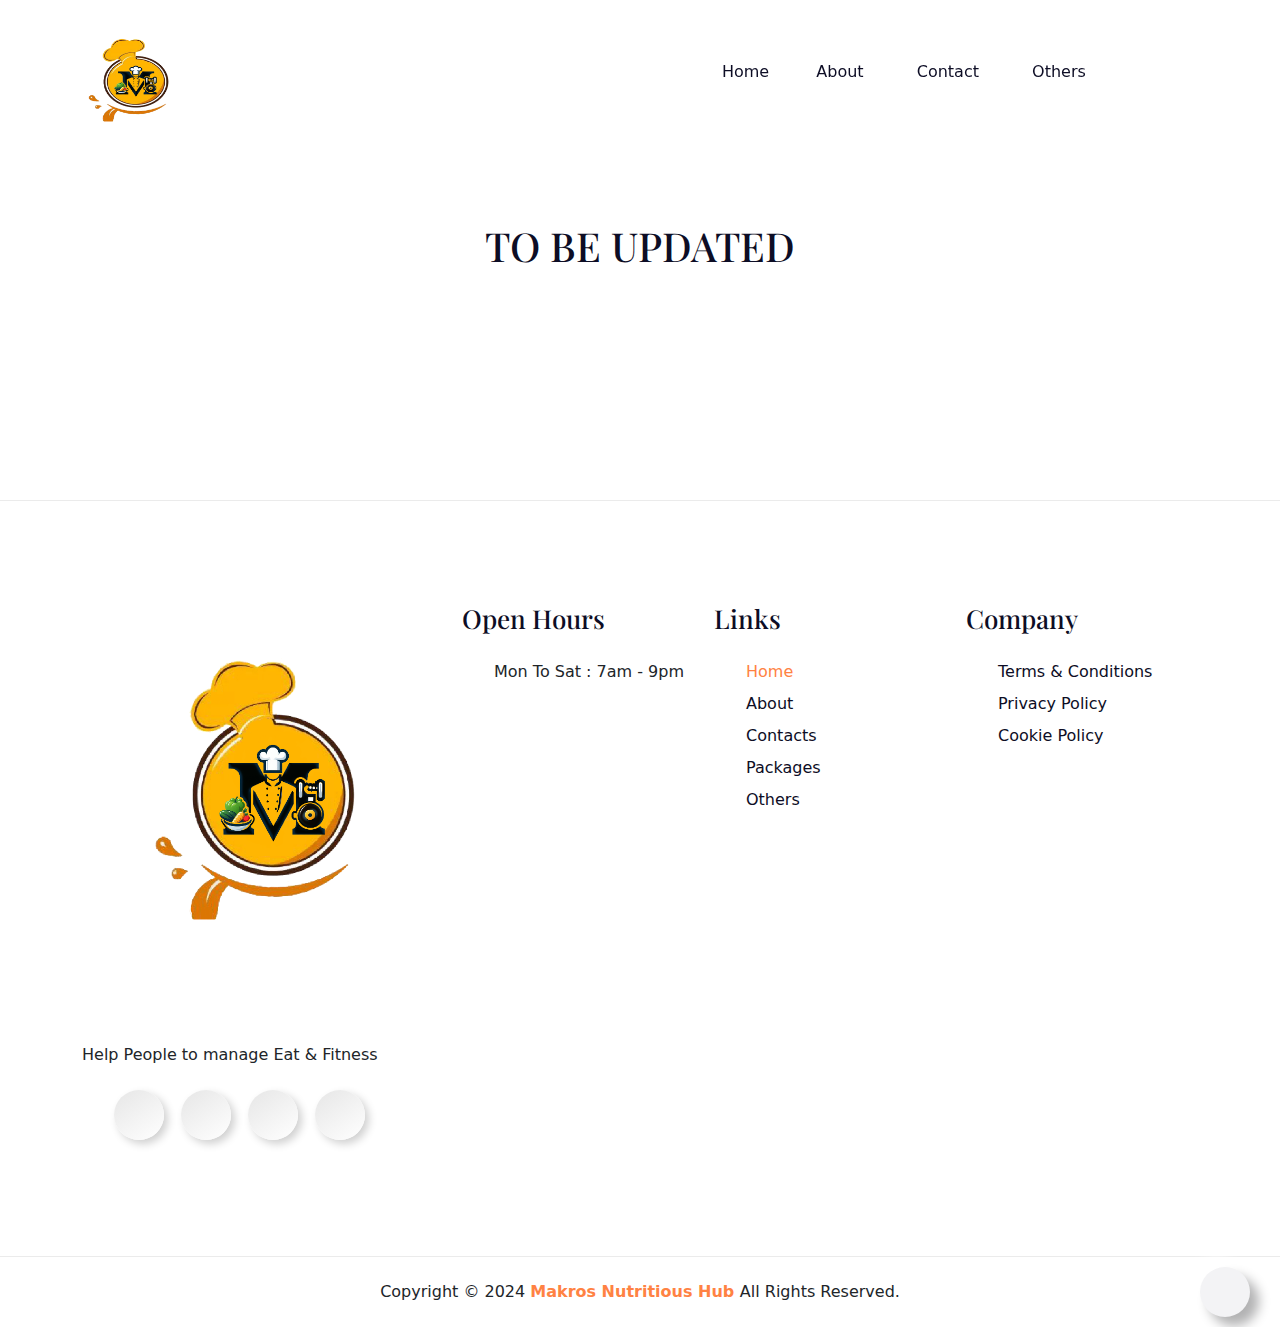
<file: oothers.html>
<!DOCTYPE html>
<html lang="en">
<head>
    <meta charset="UTF-8">
    <meta name="viewport" content="width=device-width, initial-scale=1.0">
    <title>Document</title>
    <link rel="stylesheet" href="style.css">
        <!-- for icons  -->
        <link rel="stylesheet" href="https://unicons.iconscout.com/release/v4.0.0/css/line.css">
        <!-- bootstrap  -->
        <link rel="stylesheet" href="assets/css/bootstrap.min.css">
        <!-- for swiper slider  -->
        <link rel="stylesheet" href="assets/css/swiper-bundle.min.css">
    
        <!-- fancy box  -->
        <link rel="stylesheet" href="assets/css/jquery.fancybox.min.css">

</head>
<body class="body-fixed">
        <!-- start of header  -->
        <header class="site-header">
            <div class="container">
                <div class="row">
                    <div class="col-lg-2">
                        <div class="header-logo">
                            <a href="index.html">
                                <img src="logo1.png" width="100" height="100" alt="Logo">
                            </a>
                        </div>
                    </div>
                    <div class="col-lg-10">
                        <div class="main-navigation">
                            <button class="menu-toggle"><span></span><span></span></button>
                            <nav class="header-menu">
                                <ul class="menu food-nav-menu">
                                    <li><a href="index.html">Home</a></li>
                                    <li><a href="about.html">About</a></li>
                                    <li>
    
                                    <li><a href="contact.html">Contact</a></li>
                                    <li>
    
                                        <!--<a href="package.html">Packages</a></li>-->
                                    <li><a href="oothers.html">Others</a></li>
                                    <li><a href="#blog"></a></li>
                                    <li><a href="#contact"></a></li>
                                </ul>
                            </nav>
    
    
    
    
    
                        </div>
                    </div>
                </div>
            </div>
            </div>
        </header>
        <!-- header ends  -->
    <section class=" d-flex justify-content-center align-items-center" style="height: 500px;">
        <h1>TO BE UPDATED</h1>
    </section>
    <footer class="site-footer" id="contact">
        <div class="top-footer section">
            <div class="sec-wp">
                <div class="container">
                    <div class="row">
                        <div class="col-lg-4">
                            <div class="footer-info">
                                <div class="footer-logo">
                                    <a href="index.html">
                                        <img src="logo.png" alt="">
                                    </a>
                                </div>
                                <p>Help People to manage Eat & Fitness
                                </p>
                                <div class="social-icon">
                                    <ul>
                                        <li>
                                            <a href="#">
                                                <i class="uil uil-facebook-f"></i>
                                            </a>
                                        </li>
                                        <li>
                                            <a href="https://www.instagram.com/__makros_/?igsh=ZGRzMDRkc3F1dXZt&utm_source=qr"
                                                target="_blank">
                                                <i class="uil uil-instagram"></i>
                                            </a>
                                        </li>
                                        <li>
                                            <a href="#">
                                                <i class="uil uil-github-alt"></i>
                                            </a>
                                        </li>
                                        <li>
                                            <a href="#">
                                                <i class="uil uil-youtube"></i>
                                            </a>
                                        </li>
                                    </ul>
                                </div>
                            </div>
                        </div>
                        <div class="col-lg-8">
                            <div class="footer-flex-box">
                                <div class="footer-table-info">
                                    <h3 class="h3-title">open hours</h3>
                                    <ul>
                                        <li><i class="uil uil-clock"></i>Mon To Sat : 7am - 9pm</li>

                                    </ul>
                                </div>
                                <div class="footer-menu food-nav-menu">
                                    <h3 class="h3-title">Links</h3>
                                    <ul class="column-2">
                                        <li>
                                            <a href="#home" class="footer-active-menu">Home</a>
                                        </li>
                                        <li><a href="about.html">About</a></li>
                                        <li><a href="contact.html">Contacts</a></li>
                                        <li><a href="package.html">Packages</a></li>
                                        <li><a href="others.html">Others</a></li>
                                        <li><a href="#contact"></a></li>
                                    </ul>
                                </div>
                                <div class="footer-menu">
                                    <h3 class="h3-title">Company</h3>
                                    <ul>
                                        <li><a href="#">Terms & Conditions</a></li>
                                        <li><a href="#">Privacy Policy</a></li>
                                        <li><a href="#">Cookie Policy</a></li>
                                    </ul>
                                </div>
                            </div>
                        </div>
                    </div>
                </div>
            </div>
        </div>
        <div class="bottom-footer">
            <div class="container">
                <div class="row">
                    <div class="col-lg-12 text-center">
                        <div class="copyright-text">
                            <p>Copyright &copy; 2024 <span class="name">Makros Nutritious Hub
                                </span> All Rights Reserved.
                            </p>
                        </div>
                    </div>
                </div>
                <button onclick="scrollToTop()" class="scrolltop"><i
                        class="uil uil-angle-up"></i></button>
            </div>
        </div>
    </footer>


    
                        <!-- jquery  -->
                        <script src="assets/js/jquery-3.5.1.min.js"></script>
                        <!-- bootstrap -->
                        <script src="assets/js/bootstrap.min.js"></script>
                        <script src="assets/js/popper.min.js"></script>

                        <!-- fontawesome  -->
                        <script src="assets/js/font-awesome.min.js"></script>

                        <!-- swiper slider  -->
                        <script src="assets/js/swiper-bundle.min.js"></script>

                        <!-- mixitup -- filter  -->
                        <script src="assets/js/jquery.mixitup.min.js"></script>

                        <!-- fancy box  -->
                        <script src="assets/js/jquery.fancybox.min.js"></script>

                        <!-- parallax  -->
                        <script src="assets/js/parallax.min.js"></script>

                        <!-- gsap  -->
                        <script src="assets/js/gsap.min.js"></script>

                        <!-- scroll trigger  -->
                        <script src="assets/js/ScrollTrigger.min.js"></script>
                        <!-- scroll to plugin  -->
                        <script src="assets/js/ScrollToPlugin.min.js"></script>
                        <!-- rellax  -->
                        <!-- <script src="assets/js/rellax.min.js"></script> -->
                        <!-- <script src="assets/js/rellax-custom.js"></script> -->
                        <!-- smooth scroll  -->
                        <script src="assets/js/smooth-scroll.js"></script>
                        <!-- custom js  -->
                        <script src="main.js"></script>

                        <!-- scroll to top -->
                        <script>
                            function scrollToTop() {
                                window.scrollTo({
                                    top: 0,
                                    behavior: 'smooth'
                                });
                            }
                        </script>
</body>
</html>
</file>
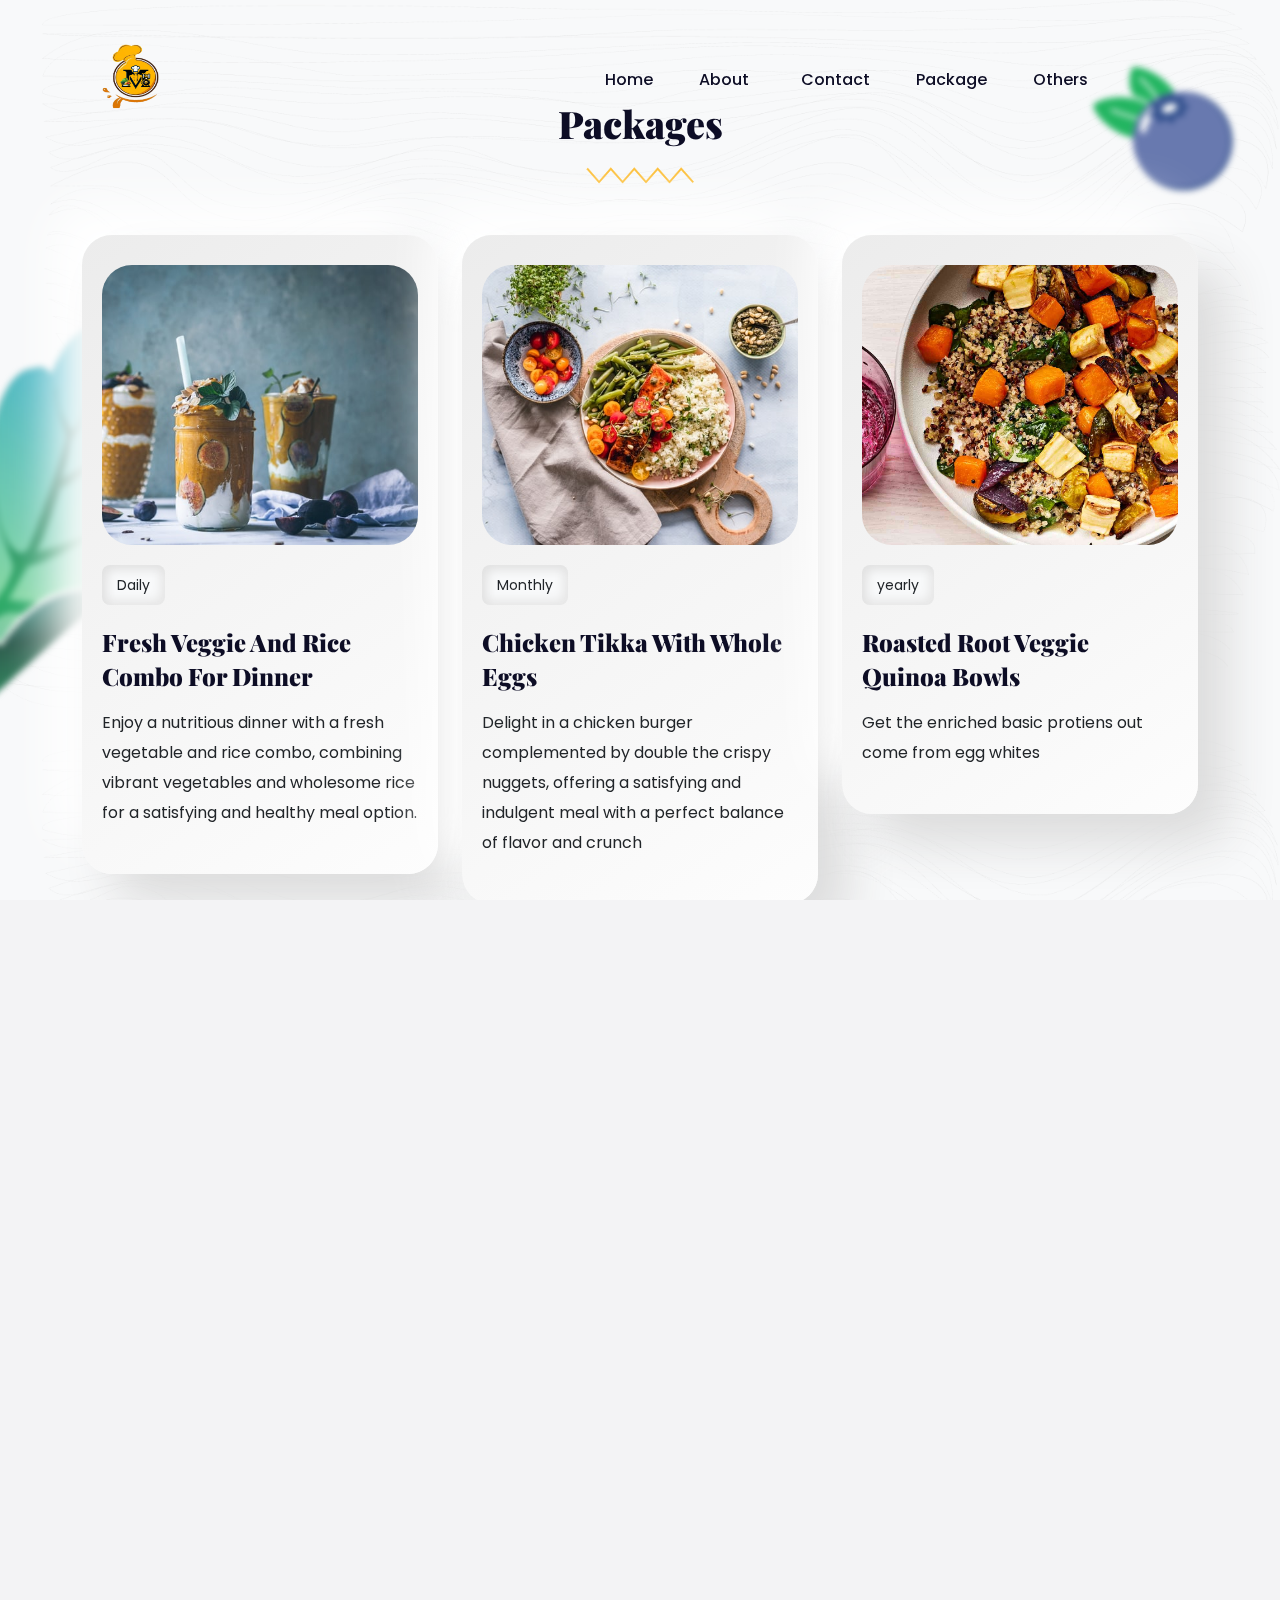
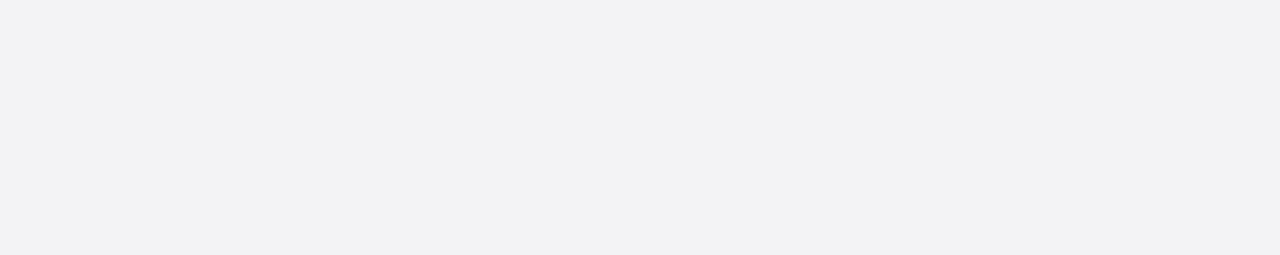
<file: package.html>
<!DOCTYPE html>
<html lang="en">

<head>
    <meta charset="UTF-8">
    <meta http-equiv="X-UA-Compatible" content="IE=edge">
    <meta name="viewport" content="width=device-width, initial-scale=1.0">
    <title>Food Website</title>
    <!-- for icons  -->
    <link rel="stylesheet" href="https://unicons.iconscout.com/release/v4.0.0/css/line.css">
    <!-- bootstrap  -->
    <link rel="stylesheet" href="assets/css/bootstrap.min.css">
    <!-- for swiper slider  -->
    <link rel="stylesheet" href="assets/css/swiper-bundle.min.css">

    <!-- fancy box  -->
    <link rel="stylesheet" href="assets/css/jquery.fancybox.min.css">
    <!-- custom css  -->
    <link rel="stylesheet" href="style.css">
</head>

<body class="body-fixed">
    <!-- start of header  -->
    <header class="site-header">
        <div class="container">
            <div class="row">
                <div class="col-lg-2">
                    <div class="header-logo">
                        <a href="index.html">
                            <img src="logo.png" width="100" height="100" alt="Logo">
                        </a>
                    </div>
                </div>
                <div class="col-lg-10">
                    <div class="main-navigation">
                        <button class="menu-toggle"><span></span><span></span></button>
                        <nav class="header-menu">
                            <ul class="menu food-nav-menu">
                                <li><a href="index.html">Home</a></li>
                                <li><a href="about.html">About</a></li>
                                <li>
                                    
                                        <li><a href="contact.html">Contact</a></li>
                                        <li>
                                    
                                    <a href="#">Package</a></li>
                                <li><a href="#gallery">Others</a>
                                </li>
                                <li><a href="#blog"></a></li>
                                <li><a href="#contact"></a></li>
                            </ul>
                        </nav>
                      
                            
                           
                            
                           
                        </div>
                    </div>
                </div>
            </div>
        </div>
    </header>
    <!-- header ends  -->

    <div id="viewport">
        <div id="js-scroll-content">
            <section class="main-banner" id="home">
                <div class="js-parallax-scene">
                    <div class="banner-shape-1 w-100" data-depth="0.30">
                        <img src="assets/images/berry.png" alt="">
                    </div>
                    <div class="banner-shape-2 w-100" data-depth="0.25">
                        <img src="assets/images/leaf.png" alt="">
                    </div>
                </div>
                <div class="sec-wp">
                    <div class="container">
                        <div class="row">
                           
                                
                                </div>
                            </div>
                            <div class="col-lg-6">
                                <div class="banner-img-wp">
                                    <div class="banner-img" style="background-image: url(assets/images/main-b.jpg);">
                                    </div>
                                </div>
                                <div class="banner-img-text mt-4 m-auto">
                                    <h5 class="h5-title"></h5>
                                    <p</p>
                                </div>

                                <div class="banner-img-text mt-4 m-auto">
                                    <h5 class="h5-title"></h5>
                                    <p></p>
                                </div>
                            </div>
                        </div>
                    </div>
                </div>
            </section>


        <!-- <section class="brands-sec">
                <div class="container">
                    <div class="row">
                        <div class="col-lg-12">
                            <div class="brand-title mb-5">
                                <h5 class="h5-title">Trusted by 70+ companies</h5>
                            </div>
                            <div class="brands-row">
                                <div class="brands-box">
                                    <img src="assets/images/brands/b1.png" alt="">
                                </div>
                                <div class="brands-box">
                                    <img src="assets/images/brands/b2.png" alt="">
                                </div>
                                <div class="brands-box">
                                    <img src="assets/images/brands/b3.png" alt="">
                                </div>
                                <div class="brands-box">
                                    <img src="assets/images/brands/b4.png" alt="">
                                </div>
                                <div class="brands-box">
                                    <img src="assets/images/brands/b5.png" alt="">
                                </div>
                            </div>
                        </div>
                    </div>
                </div>
            </section> -->
          <!--  <section class="about-sec section" id="about">
                <div class="container">
                    <div class="row">
                        <div class="col-lg-12">
                            <div class="sec-title text-center mb-5">
                                <p class="sec-sub-title mb-3">About Us</p>
                                <h2 class="h2-title">Our  <span>Vision</span></h2>
                                <div class="sec-title-shape mb-4">
                                    <img src="assets/images/title-shape.svg" alt="">
                                </div>
                                <p>This is Lorem ipsum dolor sit amet consectetur adipisicing elit. Saepe dolore at
                                    aspernatur eveniet temporibus placeat voluptatum quaerat accusamus possimus
                                    cupiditate, quidem impedit sed libero id perspiciatis esse earum repellat quam.
                                    Dolore modi temporibus quae possimus accusantium, cum corrupti sed deserunt iusto at
                                    sapiente nihil sint iste similique soluta dolor! Quod.</p>
                            </div>
                        </div>
                    </div>    
                    <div class="row">
                        <div class="col-lg-8 m-auto">
                            <div class="about-video">
                                <div class="about-video-img" style="background-image: url(assets/images/about.jpg);">
                                </div>




                                <div class="container">
                                    <div class="row">
                                        <div class="col-lg-12">
                                            <div class="sec-title text-center mb-5">
                                                <p class="sec-sub-title mb-3"></p>
                                                <h2 class="h2-title">Our  <span>Mission</span></h2>
                                                <div class="sec-title-shape mb-4">
                                                    <img src="assets/images/title-shape.svg" alt="">
                                                </div>
                                                <p>This is Lorem ipsum dolor sit amet consectetur adipisicing elit. Saepe dolore at
                                                    aspernatur eveniet temporibus placeat voluptatum quaerat accusamus possimus
                                                    cupiditate, quidem impedit sed libero id perspiciatis esse earum repellat quam.
                                                    Dolore modi temporibus quae possimus accusantium, cum corrupti sed deserunt iusto at
                                                    sapiente nihil sint iste similique soluta dolor! Quod.</p>
                                            </div>
                                        </div>
                                    </div>    
                                    <div class="row">
                                        <div class="col-lg-8 m-auto">
                                            <div class="about-video">
                                                <div class="about-video-img" style="background-image: url(assets/images/about.jpg);">
                                                </div>
                                            
                                                <div class="container">
                                                    <div class="row">
                                                        <div class="col-lg-12">
                                                            <div class="sec-title text-center mb-5">
                                                                <p class="sec-sub-title mb-3"></p>
                                                                <h2 class="h2-title">Our  <span>Expertise</span></h2>
                                                                <div class="sec-title-shape mb-4">
                                                                    <img src="assets/images/title-shape.svg" alt="">
                                                                </div>
                                                                <p>This is Lorem ipsum dolor sit amet consectetur adipisicing elit. Saepe dolore at
                                                                    aspernatur eveniet temporibus placeat voluptatum quaerat accusamus possimus
                                                                   
                                                                    sapiente nihil sint iste similique soluta dolor! Quod.</p>
                                                            </div>
                                                        </div>
                                                    </div>    
                                                    <div class="row">
                                                        <div class="col-lg-8 m-auto">
                                                            <div class="about-video">
                                                                <div class="about-video-img" style="background-image: url(assets/images/about.jpg);">
                                                                </div>

                                <div class="play-btn-wp">
                                    <a href="assets/images/video.mp4" data-fancybox="video" class="play-btn">
                                        <i class="uil uil-play"></i>

                                    </a>
                                    <span>Watch The Recipe</span>
                                </div>
                            </div>
                        </div>
                    </div>
                </div>
            </section> 

          <!--  <section style="background-image: url(assets/images/menu-bg.png);"
                class="our-menu section bg-light repeat-img" id="menu">
                <div class="sec-wp">
                    <div class="container">
                        <div class="row">
                            <div class="col-lg-12">
                                <div class="sec-title text-center mb-5">
                                    <p class="sec-sub-title mb-3">our menu</p>
                                    <h2 class="h2-title">wake up early, <span>eat fresh & healthy</span></h2>
                                    <div class="sec-title-shape mb-4">
                                        <img src="assets/images/title-shape.svg" alt="">
                                    </div>
                                </div>
                            </div>
                        </div>
                        <div class="menu-tab-wp">
                            <div class="row">
                                <div class="col-lg-12 m-auto">
                                    <div class="menu-tab text-center">
                                        <ul class="filters">
                                            <div class="filter-active"></div>
                                            <li class="filter" data-filter=".all, .breakfast, .lunch, .dinner">
                                                <img src="assets/images/menu-1.png" alt="">
                                                All
                                            </li>
                                            <li class="filter" data-filter=".breakfast">
                                                <img src="assets/images/menu-2.png" alt="">
                                                Breakfast
                                            </li>
                                            <li class="filter" data-filter=".lunch">
                                                <img src="assets/images/menu-3.png" alt="">
                                                Lunch
                                            </li>
                                            <li class="filter" data-filter=".dinner">
                                                <img src="assets/images/menu-4.png" alt="">
                                                Dinner
                                            </li>
                                        </ul>
                                    </div>
                                </div>
                            </div>
                        </div>
                        <div class="menu-list-row">
                            <div class="row g-xxl-5 bydefault_show" id="menu-dish">
                                <div class="col-lg-4 col-sm-6 dish-box-wp breakfast" data-cat="breakfast">
                                    <div class="dish-box text-center">
                                        <div class="dist-img">
                                            <img src="assets/images/dish/1.png" alt="">
                                        </div>
                                        <div class="dish-rating">
                                            5
                                            <i class="uil uil-star"></i>
                                        </div>
                                        <div class="dish-title">
                                            <h3 class="h3-title">Fresh Chicken Veggies</h3>
                                            <p>120 calories</p>
                                        </div>
                                        <div class="dish-info">
                                            <ul>
                                                <li>
                                                    <p>Type</p>
                                                    <b>Non Veg</b>
                                                </li>
                                                <li>
                                                    <p>Persons</p>
                                                    <b>2</b>
                                                </li>
                                            </ul>
                                        </div>
                                        <div class="dist-bottom-row">
                                            <ul>
                                                <li>
                                                    <b>Rs. 499</b>
                                                </li>
                                                <li>
                                                    <button class="dish-add-btn">
                                                        <i class="uil uil-plus"></i>
                                                    </button>
                                                </li>
                                            </ul>
                                        </div>
                                    </div>
                                </div>

                                
                                <div class="col-lg-4 col-sm-6 dish-box-wp breakfast" data-cat="breakfast">
                                    <div class="dish-box text-center">
                                        <div class="dist-img">
                                            <img src="assets/images/dish/2.png" alt="">
                                        </div>
                                        <div class="dish-rating">
                                            4.3
                                            <i class="uil uil-star"></i>
                                        </div>
                                        <div class="dish-title">
                                            <h3 class="h3-title">Grilled Chicken</h3>
                                            <p>80 calories</p>
                                        </div>
                                        <div class="dish-info">
                                            <ul>
                                                <li>
                                                    <p>Type</p>
                                                    <b>Non Veg</b>
                                                </li>
                                                <li>
                                                    <p>Persons</p>
                                                    <b>1</b>
                                                </li>
                                            </ul>
                                        </div>
                                        <div class="dist-bottom-row">
                                            <ul>
                                                <li>
                                                    <b>Rs. 359</b>
                                                </li>
                                                <li>
                                                    <button class="dish-add-btn">
                                                        <i class="uil uil-plus"></i>
                                                    </button>
                                                </li>
                                            </ul>
                                        </div>
                                    </div>
                                </div>
                                
                                <div class="col-lg-4 col-sm-6 dish-box-wp lunch" data-cat="lunch">
                                    <div class="dish-box text-center">
                                        <div class="dist-img">
                                            <img src="assets/images/dish/3.png" alt="">
                                        </div>
                                        <div class="dish-rating">
                                            4
                                            <i class="uil uil-star"></i>
                                        </div>
                                        <div class="dish-title">
                                            <h3 class="h3-title">Panner Noodles</h3>
                                            <p>100 calories</p>
                                        </div>
                                        <div class="dish-info">
                                            <ul>
                                                <li>
                                                    <p>Type</p>
                                                    <b>Veg</b>
                                                </li>
                                                <li>
                                                    <p>Persons</p>
                                                    <b>2</b>
                                                </li>
                                            </ul>
                                        </div>
                                        <div class="dist-bottom-row">
                                            <ul>
                                                <li>
                                                    <b>Rs. 149</b>
                                                </li>
                                                <li>
                                                    <button class="dish-add-btn">
                                                        <i class="uil uil-plus"></i>
                                                    </button>
                                                </li>
                                            </ul>
                                        </div>
                                    </div>
                                </div>

                          
                                <div class="col-lg-4 col-sm-6 dish-box-wp lunch" data-cat="lunch">
                                    <div class="dish-box text-center">
                                        <div class="dist-img">
                                            <img src="assets/images/dish/4.png" alt="">
                                        </div>
                                        <div class="dish-rating">
                                            4.5
                                            <i class="uil uil-star"></i>
                                        </div>
                                        <div class="dish-title">
                                            <h3 class="h3-title">Chicken Noodles</h3>
                                            <p>120 calories</p>
                                        </div>
                                        <div class="dish-info">
                                            <ul>
                                                <li>
                                                    <p>Type</p>
                                                    <b>Non Veg</b>
                                                </li>
                                                <li>
                                                    <p>Persons</p>
                                                    <b>2</b>
                                                </li>
                                            </ul>
                                        </div>
                                        <div class="dist-bottom-row">
                                            <ul>
                                                <li>
                                                    <b>Rs. 379</b>
                                                </li>
                                                <li>
                                                    <button class="dish-add-btn">
                                                        <i class="uil uil-plus"></i>
                                                    </button>
                                                </li>
                                            </ul>
                                        </div>
                                    </div>
                                </div>

                                <div class="col-lg-4 col-sm-6 dish-box-wp dinner" data-cat="dinner">
                                    <div class="dish-box text-center">
                                        <div class="dist-img">
                                            <img src="assets/images/dish/5.png" alt="">
                                        </div>
                                        <div class="dish-rating">
                                            5
                                            <i class="uil uil-star"></i>
                                        </div>
                                        <div class="dish-title">
                                            <h3 class="h3-title">Bread Boiled Egg</h3>
                                            <p>120 calories</p>
                                        </div>
                                        <div class="dish-info">
                                            <ul>
                                                <li>
                                                    <p>Type</p>
                                                    <b>Non Veg</b>
                                                </li>
                                                <li>
                                                    <p>Persons</p>
                                                    <b>2</b>
                                                </li>
                                            </ul>
                                        </div>
                                        <div class="dist-bottom-row">
                                            <ul>
                                                <li>
                                                    <b>Rs. 99</b>
                                                </li>
                                                <li>
                                                    <button class="dish-add-btn">
                                                        <i class="uil uil-plus"></i>
                                                    </button>
                                                </li>
                                            </ul>
                                        </div>
                                    </div>
                                </div>
                            
                                <div class="col-lg-4 col-sm-6 dish-box-wp dinner" data-cat="dinner">
                                    <div class="dish-box text-center">
                                        <div class="dist-img">
                                            <img src="assets/images/dish/6.png" alt="">
                                        </div>
                                        <div class="dish-rating">
                                            5
                                            <i class="uil uil-star"></i>
                                        </div>
                                        <div class="dish-title">
                                            <h3 class="h3-title">Immunity Dish</h3>
                                            <p>120 calories</p>
                                        </div>
                                        <div class="dish-info">
                                            <ul>
                                                <li>
                                                    <p>Type</p>
                                                    <b>Veg</b>
                                                </li>
                                                <li>
                                                    <p>Persons</p>
                                                    <b>2</b>
                                                </li>
                                            </ul>
                                        </div>
                                        <div class="dist-bottom-row">
                                            <ul>
                                                <li>
                                                    <b>Rs. 159</b>
                                                </li>
                                                <li>
                                                    <button class="dish-add-btn">
                                                        <i class="uil uil-plus"></i>
                                                    </button>
                                                </li>
                                            </ul>
                                        </div>
                                    </div>
                                </div>
                            </div>
                        </div>
                    </div>
                </div>
            </section> 

            <section class="two-col-sec section">
                <div class="container">
                    <div class="row align-items-center">
                        <div class="col-lg-5">
                            <div class="sec-img mt-5">
                                <img src="assets/images/pizza.png" alt="">
                            </div>
                        </div>
                        <div class="col-lg-7">
                            <div class="sec-text">
                                <h2 class="xxl-title">Nutritious Suggestions </h2>
                                <p>This is Lorem ipsum dolor sit amet consectetur adipisicing elit. Amet dolores
                                    eligendi earum eveniet soluta officiis asperiores repellat, eum praesentium nihil
                                    totam. Non ipsa expedita repellat atque mollitia praesentium assumenda quo
                                    distinctio excepturi nobis tenetur, cum ab vitae fugiat hic aspernatur? Quos
                                    laboriosam, repudiandae exercitationem atque a excepturi vel. Voluptas, ipsa.</p>
                                <p>This is Lorem ipsum dolor sit amet consectetur adipisicing elit. At fugit laborum
                                    voluptas magnam sed ad illum? Minus officiis quod deserunt.</p>

                            </div>
                        </div>
                    </div>
                </div>
            </section>

            <div class="halal">
              <img src="./assets/images/halal.png" alt="">
             
            </div>
            <h6 class="halal-1"> Halal</h6>
            <p class="halal-2">Lorem ipsum dolor sit amet consectetur adipisicing elit. Earum debitis, est officiis deserunt esse beatae, consequatur molestiae patque cum   </p>

            <section class="two-col-sec section pt-0">
                <div class="container">
                    <div class="row align-items-center">
                        <div class="col-lg-6 order-lg-1 order-2">
                            <div class="sec-text">
                                <h2 class="xxl-title">Focus on Customers</h2>
                                <p>This is Lorem ipsum dolor sit amet consectetur adipisicing elit. Amet dolores
                                    eligendi earum eveniet soluta officiis asperiores repellat, eum praesentium nihil
                                    totam. Non ipsa expedita repellat atque mollitia praesentium assumenda quo
                                    distinctio excepturi nobis tenetur, cum ab vitae fugiat hic aspernatur? Quos
                                    laboriosam, repudiandae exercitationem atque a excepturi vel. Voluptas, ipsa.</p>
                                <p>This is Lorem ipsum dolor sit amet consectetur adipisicing elit. At fugit laborum
                                    voluptas magnam sed ad illum? Minus officiis quod deserunt.</p>
                            </div>
                        </div>
                        <div class="col-lg-6 order-lg-2 order-1">
                            <div class="sec-img">
                                <img src="assets/images/sushi.png" alt="">
                            </div>
                        </div>
                    </div>
                </div>
            </section>

            <section class="book-table section bg-light">
                <div class="book-table-shape">
                    <img src="assets/images/table-leaves-shape.png" alt="">
                </div>

                <div class="book-table-shape book-table-shape2">
                    <img src="assets/images/table-leaves-shape.png" alt="">
                </div>

              <!---  <div class="sec-wp">
                    <div class="container">
                        <div class="row">
                            <div class="col-lg-12">
                                <div class="sec-title text-center mb-5">
                                    <p class="sec-sub-title mb-3">Book Table</p>
                                    <h2 class="h2-title">Opening Table</h2>
                                    <div class="sec-title-shape mb-4">
                                        <img src="assets/images/title-shape.svg" alt="">
                                    </div>
                                </div>
                            </div>
                        </div>

                        <div class="book-table-info">
                            <div class="row align-items-center">
                                <div class="col-lg-4">
                                    <div class="table-title text-center">
                                        <h3>Monday to Thrusday</h3>
                                        <p>9:00 am - 22:00 pm</p>
                                    </div>
                                </div>
                                <div class="col-lg-4">
                                    <div class="call-now text-center">
                                        <i class="uil uil-phone"></i>
                                        <a href="tel:+91-8866998866">+91 - 8866998866</a>
                                    </div>
                                </div>
                                <div class="col-lg-4">
                                    <div class="table-title text-center">
                                        <h3>Friday to Sunday</h3>
                                        <p>11::00 am to 20:00 pm</p>
                                    </div>
                                </div>
                            </div>
                        </div>

                        <div class="row" id="gallery">
                            <div class="col-lg-10 m-auto">
                                <div class="book-table-img-slider" id="icon">
                                    <div class="swiper-wrapper">
                                        <a href="assets/images/bt1.jpg" data-fancybox="table-slider"
                                            class="book-table-img back-img swiper-slide"
                                            style="background-image: url(assets/images/bt1.jpg)"></a>
                                        <a href="assets/images/bt2.jpg" data-fancybox="table-slider"
                                            class="book-table-img back-img swiper-slide"
                                            style="background-image: url(assets/images/bt2.jpg)"></a>
                                        <a href="assets/images/bt3.jpg" data-fancybox="table-slider"
                                            class="book-table-img back-img swiper-slide"
                                            style="background-image: url(assets/images/bt3.jpg)"></a>
                                        <a href="assets/images/bt4.jpg" data-fancybox="table-slider"
                                            class="book-table-img back-img swiper-slide"
                                            style="background-image: url(assets/images/bt4.jpg)"></a>
                                        <a href="assets/images/bt1.jpg" data-fancybox="table-slider"
                                            class="book-table-img back-img swiper-slide"
                                            style="background-image: url(assets/images/bt1.jpg)"></a>
                                        <a href="assets/images/bt2.jpg" data-fancybox="table-slider"
                                            class="book-table-img back-img swiper-slide"
                                            style="background-image: url(assets/images/bt2.jpg)"></a>
                                        <a href="assets/images/bt3.jpg" data-fancybox="table-slider"
                                            class="book-table-img back-img swiper-slide"
                                            style="background-image: url(assets/images/bt3.jpg)"></a>
                                        <a href="assets/images/bt4.jpg" data-fancybox="table-slider"
                                            class="book-table-img back-img swiper-slide"
                                            style="background-image: url(assets/images/bt4.jpg)"></a>
                                    </div>

                                    <div class="swiper-button-wp">
                                        <div class="swiper-button-prev swiper-button">
                                            <i class="uil uil-angle-left"></i>
                                        </div>
                                        <div class="swiper-button-next swiper-button">
                                            <i class="uil uil-angle-right"></i>
                                        </div>
                                    </div>
                                    <div class="swiper-pagination"></div>
                                </div>
                            </div>
                        </div>


                    </div>
                </div>

            </section>

            <section class="our-team section">
                <div class="sec-wp">
                    <div class="container">
                        <div class="row">
                            <div class="col-lg-12">
                                <div class="sec-title text-center mb-5">
                                    <p class="sec-sub-title mb-3">Our Team</p>
                                    <h2 class="h2-title">Meet our Chefs</h2>
                                    <div class="sec-title-shape mb-4">
                                        <img src="assets/images/title-shape.svg" alt="">
                                    </div>
                                </div>
                            </div>
                        </div>
                        <div class="row team-slider">
                            <div class="swiper-wrapper">
                                <div class="col-lg-4 swiper-slide">
                                    <div class="team-box text-center">
                                        <div style="background-image: url(assets/images/chef/c1.jpg);"
                                            class="team-img back-img">

                                        </div>
                                        <h3 class="h3-title">Nilay Hirpara</h3>
                                        <div class="social-icon">
                                            <ul>
                                                <li>
                                                    <a href="#"><i class="uil uil-facebook-f"></i></a>
                                                </li>
                                                <li>
                                                    <a href="#">
                                                        <i class="uil uil-instagram"></i>
                                                    </a>
                                                </li>
                                                <li>
                                                    <a href="#">
                                                        <i class="uil uil-youtube"></i>
                                                    </a>
                                                </li>
                                            </ul>
                                        </div>
                                    </div>
                                </div>
                                <div class="col-lg-4 swiper-slide">
                                    <div class="team-box text-center">
                                        <div style="background-image: url(assets/images/chef/c2.jpg);"
                                            class="team-img back-img">

                                        </div>
                                        <h3 class="h3-title">Ravi Kumawat</h3>
                                        <div class="social-icon">
                                            <ul>
                                                <li>
                                                    <a href="#"><i class="uil uil-facebook-f"></i></a>
                                                </li>
                                                <li>
                                                    <a href="#">
                                                        <i class="uil uil-instagram"></i>
                                                    </a>
                                                </li>
                                                <li>
                                                    <a href="#">
                                                        <i class="uil uil-youtube"></i>
                                                    </a>
                                                </li>
                                            </ul>
                                        </div>
                                    </div>
                                </div>
                                <div class="col-lg-4 swiper-slide">
                                    <div class="team-box text-center">
                                        <div style="background-image: url(assets/images/chef/c3.jpg);"
                                            class="team-img back-img">

                                        </div>
                                        <h3 class="h3-title">Navnit Kumar</h3>
                                        <div class="social-icon">
                                            <ul>
                                                <li>
                                                    <a href="#"><i class="uil uil-facebook-f"></i></a>
                                                </li>
                                                <li>
                                                    <a href="#">
                                                        <i class="uil uil-instagram"></i>
                                                    </a>
                                                </li>
                                                <li>
                                                    <a href="#">
                                                        <i class="uil uil-youtube"></i>
                                                    </a>
                                                </li>
                                            </ul>
                                        </div>
                                    </div>
                                </div>
                                <div class="col-lg-4 swiper-slide">
                                    <div class="team-box text-center">
                                        <div style="background-image: url(assets/images/chef/c4.jpg);"
                                            class="team-img back-img">

                                        </div>
                                        <h3 class="h3-title">Pranav Badgal</h3>
                                        <div class="social-icon">
                                            <ul>
                                                <li>
                                                    <a href="#"><i class="uil uil-facebook-f"></i></a>
                                                </li>
                                                <li>
                                                    <a href="#">
                                                        <i class="uil uil-instagram"></i>
                                                    </a>
                                                </li>
                                                <li>
                                                    <a href="#">
                                                        <i class="uil uil-youtube"></i>
                                                    </a>
                                                </li>
                                            </ul>
                                        </div>
                                    </div>
                                </div>
                                <div class="col-lg-4 swiper-slide">
                                    <div class="team-box text-center">
                                        <div style="background-image: url(assets/images/chef/c5.jpg);"
                                            class="team-img back-img">

                                        </div>
                                        <h3 class="h3-title">Priyotosh Dey</h3>
                                        <div class="social-icon">
                                            <ul>
                                                <li>
                                                    <a href="#"><i class="uil uil-facebook-f"></i></a>
                                                </li>
                                                <li>
                                                    <a href="#">
                                                        <i class="uil uil-instagram"></i>
                                                    </a>
                                                </li>
                                                <li>
                                                    <a href="#">
                                                        <i class="uil uil-youtube"></i>
                                                    </a>
                                                </li>
                                            </ul>
                                        </div>
                                    </div>
                                </div>
                            </div>
                            <div class="swiper-button-wp">
                                <div class="swiper-button-prev swiper-button">
                                    <i class="uil uil-angle-left"></i>
                                </div>
                                <div class="swiper-button-next swiper-button">
                                    <i class="uil uil-angle-right"></i>
                                </div>
                            </div>
                            <div class="swiper-pagination"></div>
                        </div>
                    </div>
                </div>
            </section>

            <section class="testimonials section bg-light">
                <div class="sec-wp">
                    <div class="container">
                        <div class="row">
                            <div class="col-lg-12">
                                <div class="sec-title text-center mb-5">
                                    <p class="sec-sub-title mb-3">What they say</p>
                                    <h2 class="h2-title">What our customers <span>say about us</span></h2>
                                    <div class="sec-title-shape mb-4">
                                        <img src="assets/images/title-shape.svg" alt="">
                                    </div>
                                </div>
                            </div>
                        </div>
                        <div class="row">
                            <div class="col-lg-5">
                                <div class="testimonials-img">
                                    <img src="assets/images/testimonial-img.png" alt="">
                                </div>
                            </div>
                            <div class="col-lg-7">
                                <div class="row">
                                    <div class="col-sm-6">
                                        <div class="testimonials-box">
                                            <div class="testimonial-box-top">
                                                <div class="testimonials-box-img back-img"
                                                    style="background-image: url(assets/images/testimonials/t1.jpg);">
                                                </div>
                                                <div class="star-rating-wp">
                                                    <div class="star-rating">
                                                        <span class="star-rating__fill" style="width:85%"></span>
                                                    </div>
                                                </div>

                                            </div>
                                            <div class="testimonials-box-text">
                                                <h3 class="h3-title">
                                                    Nilay Hirpara
                                                </h3>
                                                <p>Lorem, ipsum dolor sit amet consectetur adipisicing elit. Itaque,
                                                    quisquam.</p>
                                            </div>
                                        </div>
                                    </div>
                                    <div class="col-sm-6">
                                        <div class="testimonials-box">
                                            <div class="testimonial-box-top">
                                                <div class="testimonials-box-img back-img"
                                                    style="background-image: url(assets/images/testimonials/t2.jpg);">
                                                </div>
                                                <div class="star-rating-wp">
                                                    <div class="star-rating">
                                                        <span class="star-rating__fill" style="width:80%"></span>
                                                    </div>
                                                </div>

                                            </div>
                                            <div class="testimonials-box-text">
                                                <h3 class="h3-title">
                                                    Ravi Kumawat
                                                </h3>
                                                <p>Lorem, ipsum dolor sit amet consectetur adipisicing elit. Itaque,
                                                    quisquam.</p>
                                            </div>
                                        </div>
                                    </div>
                                    <div class="col-sm-6">
                                        <div class="testimonials-box">
                                            <div class="testimonial-box-top">
                                                <div class="testimonials-box-img back-img"
                                                    style="background-image: url(assets/images/testimonials/t3.jpg);">
                                                </div>
                                                <div class="star-rating-wp">
                                                    <div class="star-rating">
                                                        <span class="star-rating__fill" style="width:89%"></span>
                                                    </div>
                                                </div>

                                            </div>
                                            <div class="testimonials-box-text">
                                                <h3 class="h3-title">
                                                    Navnit Kumar
                                                </h3>
                                                <p>Lorem, ipsum dolor sit amet consectetur adipisicing elit. Itaque,
                                                    quisquam.</p>
                                            </div>
                                        </div>
                                    </div>
                                    <div class="col-sm-6">
                                        <div class="testimonials-box">
                                            <div class="testimonial-box-top">
                                                <div class="testimonials-box-img back-img"
                                                    style="background-image: url(assets/images/testimonials/t4.jpg);">
                                                </div>
                                                <div class="star-rating-wp">
                                                    <div class="star-rating">
                                                        <span class="star-rating__fill" style="width:100%"></span>
                                                    </div>
                                                </div>

                                            </div>
                                            <div class="testimonials-box-text">
                                                <h3 class="h3-title">
                                                    Somyadeep Bhowmik
                                                </h3>
                                                <p>Lorem, ipsum dolor sit amet consectetur adipisicing elit. Itaque,
                                                    quisquam.</p>
                                            </div>
                                        </div>
                                    </div>
                                </div>
                            </div>
                        </div>
                    </div>
                </div>
            </section>

            <section style="background-image: url(assets/images/menu-bg.png);"
            class="our-menu section bg-light repeat-img" id="menu">
            <div class="sec-wp">
                <div class="container">
                    <div class="row">
                        <div class="col-lg-12">
                            <div class="sec-title text-center mb-5">
                                <p class="sec-sub-title mb-3">our menu</p>
                                <h2 class="h2-title">wake up early, <span>eat fresh & healthy</span></h2>
                                <div class="sec-title-shape mb-4">
                                    <img src="assets/images/title-shape.svg" alt="">
                                </div>
                            </div>
                        </div>
                    </div>
                    <div class="menu-tab-wp">
                        <div class="row">
                            <div class="col-lg-12 m-auto">
                                <div class="menu-tab text-center">
                                    <ul class="filters">
                                        <div class="filter-active"></div>
                                        <li class="filter" data-filter=".all, .breakfast, .lunch, .dinner">
                                            <img src="assets/images/menu-1.png" alt="">
                                            All
                                        </li>
                                        <li class="filter" data-filter=".breakfast">
                                            <img src="assets/images/menu-2.png" alt="">
                                            Breakfast
                                        </li>
                                        <li class="filter" data-filter=".lunch">
                                            <img src="assets/images/menu-3.png" alt="">
                                            Lunch
                                        </li>
                                        <li class="filter" data-filter=".dinner">
                                            <img src="assets/images/menu-4.png" alt="">
                                            Dinner
                                        </li>
                                    </ul>
                                </div>
                            </div>
                        </div>
                    </div>
                    <div class="menu-list-row">
                        <div class="row g-xxl-5 bydefault_show" id="menu-dish">
                            <div class="col-lg-4 col-sm-6 dish-box-wp breakfast" data-cat="breakfast">
                                <div class="dish-box text-center">
                                    <div class="dist-img">
                                        <img src="assets/images/dish/1.png" alt="">
                                    </div>
                                    <div class="dish-rating">
                                        5
                                        <i class="uil uil-star"></i>
                                    </div>
                                    <div class="dish-title">
                                        <h3 class="h3-title">Fresh Chicken Veggies</h3>
                                        <p>120 calories</p>
                                    </div>
                                    <div class="dish-info">
                                        <ul>
                                            <li>
                                                <p>Type</p>
                                                <b>Non Veg</b>
                                            </li>
                                            <li>
                                                <p>Persons</p>
                                                <b>2</b>
                                            </li>
                                        </ul>
                                    </div>
                                    <div class="dist-bottom-row">
                                        <ul>
                                            <li>
                                                <b>Rs. 499</b>
                                            </li>
                                            <li>
                                                <button class="dish-add-btn">
                                                    <i class="uil uil-plus"></i>
                                                </button>
                                            </li>
                                        </ul>
                                    </div>
                                </div>
                            </div>

                            <!-- 2
                            <div class="col-lg-4 col-sm-6 dish-box-wp breakfast" data-cat="breakfast">
                                <div class="dish-box text-center">
                                    <div class="dist-img">
                                        <img src="assets/images/dish/2.png" alt="">
                                    </div>
                                    <div class="dish-rating">
                                        4.3
                                        <i class="uil uil-star"></i>
                                    </div>
                                    <div class="dish-title">
                                        <h3 class="h3-title">Grilled Chicken</h3>
                                        <p>80 calories</p>
                                    </div>
                                    <div class="dish-info">
                                        <ul>
                                            <li>
                                                <p>Type</p>
                                                <b>Non Veg</b>
                                            </li>
                                            <li>
                                                <p>Persons</p>
                                                <b>1</b>
                                            </li>
                                        </ul>
                                    </div>
                                    <div class="dist-bottom-row">
                                        <ul>
                                            <li>
                                                <b>Rs. 359</b>
                                            </li>
                                            <li>
                                                <button class="dish-add-btn">
                                                    <i class="uil uil-plus"></i>
                                                </button>
                                            </li>
                                        </ul>
                                    </div>
                                </div>
                            </div>
                            <!-- 3 
                            <div class="col-lg-4 col-sm-6 dish-box-wp lunch" data-cat="lunch">
                                <div class="dish-box text-center">
                                    <div class="dist-img">
                                        <img src="assets/images/dish/3.png" alt="">
                                    </div>
                                    <div class="dish-rating">
                                        4
                                        <i class="uil uil-star"></i>
                                    </div>
                                    <div class="dish-title">
                                        <h3 class="h3-title">Panner Noodles</h3>
                                        <p>100 calories</p>
                                    </div>
                                    <div class="dish-info">
                                        <ul>
                                            <li>
                                                <p>Type</p>
                                                <b>Veg</b>
                                            </li>
                                            <li>
                                                <p>Persons</p>
                                                <b>2</b>
                                            </li>
                                        </ul>
                                    </div>
                                    <div class="dist-bottom-row">
                                        <ul>
                                            <li>
                                                <b>Rs. 149</b>
                                            </li>
                                            <li>
                                                <button class="dish-add-btn">
                                                    <i class="uil uil-plus"></i>
                                                </button>
                                            </li>
                                        </ul>
                                    </div>
                                </div>
                            </div>

                            <!-- 4 
                            <div class="col-lg-4 col-sm-6 dish-box-wp lunch" data-cat="lunch">
                                <div class="dish-box text-center">
                                    <div class="dist-img">
                                        <img src="assets/images/dish/4.png" alt="">
                                    </div>
                                    <div class="dish-rating">
                                        4.5
                                        <i class="uil uil-star"></i>
                                    </div>
                                    <div class="dish-title">
                                        <h3 class="h3-title">Chicken Noodles</h3>
                                        <p>120 calories</p>
                                    </div>
                                    <div class="dish-info">
                                        <ul>
                                            <li>
                                                <p>Type</p>
                                                <b>Non Veg</b>
                                            </li>
                                            <li>
                                                <p>Persons</p>
                                                <b>2</b>
                                            </li>
                                        </ul>
                                    </div>
                                    <div class="dist-bottom-row">
                                        <ul>
                                            <li>
                                                <b>Rs. 379</b>
                                            </li>
                                            <li>
                                                <button class="dish-add-btn">
                                                    <i class="uil uil-plus"></i>
                                                </button>
                                            </li>
                                        </ul>
                                    </div>
                                </div>
                            </div>

                            <!-- 5 
                            <div class="col-lg-4 col-sm-6 dish-box-wp dinner" data-cat="dinner">
                                <div class="dish-box text-center">
                                    <div class="dist-img">
                                        <img src="assets/images/dish/5.png" alt="">
                                    </div>
                                    <div class="dish-rating">
                                        5
                                        <i class="uil uil-star"></i>
                                    </div>
                                    <div class="dish-title">
                                        <h3 class="h3-title">Bread Boiled Egg</h3>
                                        <p>120 calories</p>
                                    </div>
                                    <div class="dish-info">
                                        <ul>
                                            <li>
                                                <p>Type</p>
                                                <b>Non Veg</b>
                                            </li>
                                            <li>
                                                <p>Persons</p>
                                                <b>2</b>
                                            </li>
                                        </ul>
                                    </div>
                                    <div class="dist-bottom-row">
                                        <ul>
                                            <li>
                                                <b>Rs. 99</b>
                                            </li>
                                            <li>
                                                <button class="dish-add-btn">
                                                    <i class="uil uil-plus"></i>
                                                </button>
                                            </li>
                                        </ul>
                                    </div>
                                </div>
                            </div>
                            <!-- 6 
                            <div class="col-lg-4 col-sm-6 dish-box-wp dinner" data-cat="dinner">
                                <div class="dish-box text-center">
                                    <div class="dist-img">
                                        <img src="assets/images/dish/6.png" alt="">
                                    </div>
                                    <div class="dish-rating">
                                        5
                                        <i class="uil uil-star"></i>
                                    </div>
                                    <div class="dish-title">
                                        <h3 class="h3-title">Immunity Dish</h3>
                                        <p>120 calories</p>
                                    </div>
                                    <div class="dish-info">
                                        <ul>
                                            <li>
                                                <p>Type</p>
                                                <b>Veg</b>
                                            </li>
                                            <li>
                                                <p>Persons</p>
                                                <b>2</b>
                                            </li>
                                        </ul>
                                    </div>
                                    <div class="dist-bottom-row">
                                        <ul>
                                            <li>
                                                <b>Rs. 159</b>
                                            </li>
                                            <li>
                                                <button class="dish-add-btn">
                                                    <i class="uil uil-plus"></i>
                                                </button>
                                            </li>
                                        </ul>
                                    </div>
                                </div>
                            </div>
                        </div>
                    </div>
                </div>
            </div>
        </section>
            <section class="faq-sec section-repeat-img" style="background-image: url(assets/images/faq-bg.png);">
                <div class="sec-wp">
                    <div class="container">
                        <div class="row">
                            <div class="col-lg-12">
                                <div class="sec-title text-center mb-5">
                                    <p class=""></p>
                                    <!--<h2 class="h2-title">How We  <span>Improve health</span></h2>
                                    <div class="sec-title-shape mb-4">
                                        <img src="assets/images/title-shape.svg" alt="">
                                    </div>
                                </div>
                            </div>
                        </div>

                     <!--   <div class="faq-row">
                            <div class="faq-box">
                                <h4 class="h4-title">Heart</h4>
                                <p>It is Lorem ipsum dolor, sit amet consectetur adipisicing elit. Temporibus ipsum
                                    vitae fugit laboriosam dolor distinctio.</p>
                            </div>
                            <div class="faq-box">
                                <h4 class="h4-title">Workout benefits</h4>
                                <p>It is Lorem ipsum dolor, sit amet consectetur adipisicing elit. Temporibus ipsum
                                    vitae fugit laboriosam dolor distinctio. Lorem ipsum dolor sit amet.</p>
                            </div>
                            <div class="faq-box">
                                <h4 class="h4-title">diet Plans</h4>
                                <p>It is Lorem ipsum dolor, sit amet consectetur adipisicing elit. Temporibus ipsum
                                    vitae fugit laboriosam dolor distinctio.</p>
                            </div>
                            <div class="faq-box">
                                <h4 class="h4-title"></h4>
                                <p>It is Lorem ipsum dolor, sit amet consectetur adipisicing elit. Temporibus ipsum
                                    vitae fugit laboriosam dolor distinctio. Lorem ipsum, dolor sit amet consectetur
                                    adipisicing elit. Voluptates, distinctio?</p>
                            </div>
                            <div class="faq-box">
                                <h4 class="h4-title"></h4>
                                <p>It is Lorem ipsum dolor, sit amet consectetur adipisicing elit. Temporibus ipsum
                                    vitae fugit laboriosam dolor distinctio. Lorem ipsum dolor sit amet consectetur,
                                    adipisicing elit. Nam officiis ducimus, cum enim repudiandae animi.</p>
                            </div>
                            <div class="faq-box">
                                <h4 class="h4-title"></h4>
                                <p>It is Lorem ipsum dolor, sit amet consectetur adipisicing elit. Temporibus ipsum
                                    vitae fugit laboriosam dolor distinctio. </p>
                            </div>
                        </div>

                    </div>
                </div>

            </section>-->


            <div class="bg-pattern bg-light repeat-img"
                style="background-image: url(assets/images/blog-pattern-bg.png);">
                <section class="blog-sec section" id="blog">
                    <div class="sec-wp">
                        <div class="container">
                            <div class="row">
                                <div class="col-lg-12">
                                    <div class="sec-title text-center mb-5">
                                     <!--  <p class="sec-sub-title mb-3">Our blog</p>--> 
                                        <h2 class="h2-title">Packages</span></h2>
                                        <div class="sec-title-shape mb-4">
                                            <img src="assets/images/title-shape.svg" alt="">
                                        </div>
                                    </div>
                                </div>
                            </div>
                            <div class="row">
                                <div class="col-lg-4">
                                    <div class="blog-box">
                                        <div class="blog-img back-img"
                                            style="background-image: url(assets/images/blog/blog1.jpg);"></div>
                                        <div class="blog-text">
                                            <p class="blog-date">Daily</p>
                                            <a href="#" class="h4-title">Fresh Veggie and Rice combo for Dinner
                                    </a>
                                            <p>Enjoy a nutritious dinner with a fresh vegetable and rice combo, combining vibrant vegetables and wholesome rice for a satisfying and healthy meal option.
                                            </p>
                                           
                                        </div>
                                    </div>
                                </div>
                                <div class="col-lg-4">
                                    <div class="blog-box">
                                        <div class="blog-img back-img"
                                            style="background-image: url(assets/images/blog/blog2.jpg);"></div>
                                        <div class="blog-text">
                                            <p class="blog-date">Monthly</p>
                                            <a href="#" class="h4-title">
                                                Chicken Tikka With Whole Eggs
                                                </a>
                                            <p>Delight in a chicken burger complemented by double the crispy nuggets, offering a satisfying and indulgent meal with a perfect balance of flavor and crunch</p>
                                          
                                        </div>
                                    </div>
                                </div>
                                <div class="col-lg-4">
                                    <div class="blog-box">
                                        <div class="blog-img back-img"
                                            style="background-image: url(assets/images/blog/blog3.jpg);"></div>
                                        <div class="blog-text">
                                            <p class="blog-date">yearly</p>
                                            <a href="#" class="h4-title">Roasted Root Veggie Quinoa Bowls</a>
                                            <p>Get the enriched basic protiens out come from egg whites</p>
                                            
                                        </div>
                                    </div>
                                </div>
                            </div>
                        </div>
                    </div>
                </section>

              <!-- <section class="newsletter-sec section pt-0">
                    <div class="sec-wp">
                        <div class="container">
                            <div class="row">
                                <div class="col-lg-8 m-auto">
                                    <div class="newsletter-box text-center back-img white-text"
                                        style="background-image: url(assets/images/news.jpg);">
                                        <div class="bg-overlay dark-overlay"></div>
                                        <div class="sec-wp">
                                            <div class="newsletter-box-text">
                                                <h2 class="h2-title">Subscribe our newsletter</h2>
                                                <p>This is Lorem ipsum dolor sit amet consectetur adipisicing elit ad
                                                    veritatis.</p>
                                            </div>
                                            <form action="#" class="newsletter-form">
                                                <input type="email" class="form-input"
                                                    placeholder="Enter your Email Here" required>
                                                <button type="submit" class="sec-btn primary-btn">Submit</button>
                                            </form>
                                        </div>
                                    </div>
                                </div>
                            </div>
                        </div>
                    </div>
                </section>
            </div>--> 

            <!-- footer starts  -->
            <footer class="site-footer" id="contact">
                <div class="top-footer section">
                    <div class="sec-wp">
                        <div class="container">
                            <div class="row">
                                <div class="col-lg-4">
                                    <div class="footer-info">
                                        <div class="footer-logo">
                                            <a href="index.html">
                                                <img src="logo.png" alt="">
                                            </a>
                                        </div>
                                        <p>Helping People to Manage EAT and Fitness

                                        </p>
                                        <div class="social-icon">
                                            <ul>
                                                <li>
                                                    <a href="#">
                                                        <i class="uil uil-facebook-f"></i>
                                                    </a>
                                                </li>
                                                <li>
                                                    <a href="#">
                                                        <i class="uil uil-instagram"></i>
                                                    </a>
                                                </li>
                                                <li>
                                                    <a href="#">
                                                        <i class="uil uil-github-alt"></i>
                                                    </a>
                                                </li>
                                                <li>
                                                    <a href="#">
                                                        <i class="uil uil-youtube"></i>
                                                    </a>
                                                </li>
                                            </ul>
                                        </div>
                                    </div>
                                </div>
                                <div class="col-lg-8">
                                    <div class="footer-flex-box">
                                        <div class="footer-table-info">
                                            <h3 class="h3-title">open hours</h3>
                                            <ul>
                                                <li><i class="uil uil-clock"></i>  Mon to Sat : 7am - 9pm</li>
                                               
                                            </ul>
                                        </div>
                                        <div class="footer-menu food-nav-menu">
                                            <h3 class="h3-title">Links</h3>
                                            <ul class="column-2">
                                                <li>
                                                    <a href="index.html" class="footer-active-menu">Home</a>
                                                </li>
                                                <li><a href="">About</a></li>
                                                <li><a href="contact.html">Contact</a></li>
                                                <li><a href="package.html">Package</a></li>
                                                <li><a href="oothers.html">Other</a></li>
                                                <li><a href="#contact"></a></li>
                                            </ul>
                                        </div>
                                        <div class="footer-menu">
                                            <h3 class="h3-title">Company</h3>
                                            <ul>
                                                <li><a href="#">Terms & Conditions</a></li>
                                                <li><a href="#">Privacy Policy</a></li>
                                                <li><a href="#">Cookie Policy</a></li>
                                            </ul>
                                        </div>
                                    </div>
                                </div>
                            </div>
                        </div>
                    </div>
                </div>
                <div class="bottom-footer">
                    <div class="container">
                        <div class="row">
                            <div class="col-lg-12 text-center">
                                <div class="copyright-text">
                                    <p>Copyright &copy; 2024<span class="name"> Makros Nutritious. </span>All Rights Reserved.
                                    </p>
                                </div>
                            </div>
                        </div>
                        <button class="scrolltop"><i class="uil uil-angle-up"></i></button>
                    </div>
                </div>
            </footer>



        </div>
    </div>





    <!-- jquery  -->
    <script src="assets/js/jquery-3.5.1.min.js"></script>
    <!-- bootstrap -->
    <script src="assets/js/bootstrap.min.js"></script>
    <script src="assets/js/popper.min.js"></script>

    <!-- fontawesome  -->
    <script src="assets/js/font-awesome.min.js"></script>

    <!-- swiper slider  -->
    <script src="assets/js/swiper-bundle.min.js"></script>

    <!-- mixitup -- filter  -->
    <script src="assets/js/jquery.mixitup.min.js"></script>

    <!-- fancy box  -->
    <script src="assets/js/jquery.fancybox.min.js"></script>

    <!-- parallax  -->
    <script src="assets/js/parallax.min.js"></script>

    <!-- gsap  -->
    <script src="assets/js/gsap.min.js"></script>

    <!-- scroll trigger  -->
    <script src="assets/js/ScrollTrigger.min.js"></script>
    <!-- scroll to plugin  -->
    <script src="assets/js/ScrollToPlugin.min.js"></script>
    <!-- rellax  -->
    <!-- <script src="assets/js/rellax.min.js"></script> -->
    <!-- <script src="assets/js/rellax-custom.js"></script> -->
    <!-- smooth scroll  -->
    <script src="assets/js/smooth-scroll.js"></script>
    <!-- custom js  -->
    <script src="main.js"></script>

</body>

</html>
</file>
<file: style.css>
@import url('https://fonts.googleapis.com/css2?family=Playfair+Display:ital,wght@0,400;0,500;0,600;0,700;0,800;0,900;1,400;1,500;1,600;1,700;1,800;1,900&family=Poppins:ital,wght@0,100;0,200;0,300;0,400;0,500;0,600;0,700;0,800;1,100;1,200;1,300;1,400;1,500;1,600;1,700&display=swap');
/* font-family: 'Playfair Display', serif;
font-family: 'Poppins', sans-serif; */

body {
    font-family: 'Poppins', sans-serif;
    text-rendering: optimizeLegibility !important;
    background: #f3f3f5;
}

.body-fixed {
    position: fixed;
    width: 100%;
    height: 100vh;
    top: auto;
    left: auto;
}

.card{
    padding: 10%;
}
body, html {
    overflow-x: hidden;
}

img {
    max-width: 100%;
}

.site-header {
    position: fixed;
    padding: 30px 0;
    display: flex;
    align-items: center;
    top: 0;
    left: 0;
    width: 100%;
    z-index: 99;
    transition: 0.5s;
    border-bottom: 1px solid transparent;
}

.site-header.sticky_head {
    background: rgb(255 255 255 / 80%);
    padding: 20px 0;
    border-color: #f2f2f2;
    backdrop-filter: blur(20px);
}

.main-navigation {
    display: flex;
    width: 100%;
    height: 100%;
    justify-content: flex-end;
    align-items: center;
}

.main-navigation .menu li {
    display: inline-block;
    position: relative;
    margin: 0 6px;
}

.main-navigation .menu li:first-child {
    margin-left: 0;
}

.main-navigation .menu li:last-child {
    margin-right: 0;
}

.main-navigation .menu li:hover>ul, .main-navigation .menu li.focus>ul {
    opacity: 1;
    margin-top: 6px;
    visibility: visible;
}

a {
    background-color: transparent;
    text-decoration: none !important;
    outline: none !important;
}

ul {
    list-style: none;
    margin: 0;
    padding: 0;
}

.main-navigation .menu ul a {
    width: 200px;
}

.main-navigation .menu li:hover>ul, .main-navigation .menu li.focus>ul {
    left: auto;
}

.main-navigation .menu li a {
    display: flex;
    transition: 0.3s;
    position: relative;
    justify-content: center;
    align-items: center;
    color: #0d0d25;
    text-transform: capitalize;
    font-weight: 500;
    padding: 5px 18px;
    border-radius: 30px;
}

.main-navigation .menu li a:hover, .main-navigation .menu li .active-menu, .main-navigation .menu .sub-menu li .active-sub-menu {
    color: #ff8243;
    background: #f3f3f5;
    box-shadow: inset 8px 8px 12px #e2e2e2, inset -8px -8px 12px #ffffff;
}

.header-right {
    margin-left: 40px;
    display: flex;
    flex-wrap: wrap;
    align-items: center;
}

.header-btn {
    width: 40px;
    height: 40px;
    display: inline-flex;
    justify-content: center;
    border-radius: 10px;
    position: relative;
    margin-left: 20px;
    transition: 0.3s;
    box-shadow: inset 6px 6px 7px #dadada, inset -6px -6px 7px #ffffff;
    align-items: center;
}

.cart-number {
    position: absolute;
    top: -10px;
    right: -10px;
    width: 22px;
    height: 22px;
    display: flex;
    justify-content: center;
    align-items: center;
    border-radius: 50%;
    background: #ffffff;
    font-size: 12px;
    border: 1px solid #bfbfbf;
    color: #ff8243;
}

.header-btn:hover {
    background: linear-gradient(145deg, #dcdcdc, #ffffff);
    box-shadow: 20px 20px 60px #cfcfd0, -20px -20px 60px #ffffff;
}

.header-search-form {
    position: relative;
}

.for-des {
    display: block !important;
}

.header-search-form button {
    background: transparent;
    border: none;
    padding: 0;
    position: absolute;
    right: 0;
    top: 50%;
    transform: translate(0, -50%);
    width: 48px;
    height: 100%;
    opacity: 0.5;
}

.header-search-form .form-input {
    font-size: 14px;
    padding-right: 40px;
    width: 200px;
    height: 40px;
}
.halal{
    
        display: block;
        margin-left: 45%;
        margin-right: 50%;
        width: 40%;

}
.halal-1{
    display: block;
    margin-left: auto;
    margin-right: auto;
    width: 3.5%;
    margin-top: 1%;

}
.halal-2{
    padding-left: 30%;
    padding-right: 30%;
}

.form-input::placeholder {
    color: rgba(70 69 71 / 0.7);
}

.form-input {
    width: 100%;
    height: 50px;
    outline: none !important;
    padding: 10px 15px;
    color: #0d0d25;
    -webkit-appearance: none;
    border-radius: 10px;
    border: none;
    background: #f8f8f8;
    box-shadow: inset 6px 6px 8px #dadada, inset -6px -6px 8px #ffffff;
}

* {
    -webkit-tap-highlight-color: transparent;
}

.uil {
    color: #ff8243;
}

@media screen and (min-width: 992px) {
    .menu-toggle {
        display: none;
    }
}

@media (min-width: 1500px) {
    .container {
        max-width: 1368px;
    }
}

@media (min-width: 2100px) {
    .container {
        max-width: 1400px;
    }
    p, body, button, input {
        font-size: 18px;
        line-height: 32px;
    }
}

@media (max-width: 1399px) {
    .header-right {
        margin-left: 20px;
    }
    .main-navigation .menu li {
        margin: 0 3px;
    }
}

@media (max-width: 1199px) {
    .header-btn {
        margin-left: 10px;
    }
    .header-right {
        margin-left: 10px;
    }
    .main-navigation .menu li {
        margin: 0;
    }
    .main-navigation .menu li a {
        padding: 4px 15px;
        font-size: 15px;
    }
    .header-search-form .form-input {
        width: 170px;
    }
}

@media (max-width: 991px) {
    .section {
        padding-top: 85px;
        padding-bottom: 85px;
    }
    .for-des {
        display: none !important;
    }
    .for-mob {
        display: block !important;
    }
    .site-header .container {
        max-width: 100%;
        padding: 0;
        height: 100%;
    }
    .site-header .container .row {
        margin: 0;
        height: 100%;
    }
    .site-header .container .row .col-lg-2 {
        width: auto;
        padding: 0;
        height: 100%;
        position: absolute;
        top: 0;
        left: 30px;
        z-index: 2;
        display: flex;
        align-items: center;
    }
    .menu-toggle {
        position: absolute;
        top: 50%;
        right: 30px;
        border: none;
        outline: none !important;
        background: transparent;
        width: 40px;
        height: 40px;
        transform: translate(0, -50%);
        z-index: 100;
        box-shadow: inset 6px 6px 7px #dadada, -6px -6px 10px #ffffff;
        border-radius: 10px;
        padding: 0 8px;
    }
    .menu-toggle span {
        display: block;
        width: 100%;
        height: 4px;
        background: #ff8243;
        margin-bottom: 5px;
        transition: 0.3s;
        border-radius: 5px;
        position: relative;
    }
    .menu-toggle span:last-child {
        margin: 0;
    }
    .toggled .menu-toggle span:nth-child(1) {
        transform: rotate(45deg);
        top: 5px;
    }
    .toggled .menu-toggle span:nth-child(2) {
        transform: rotate(-45deg);
        top: -4px;
    }
    .toggled .menu-toggle span:nth-child(3) {
        opacity: 0;
        height: 0;
    }
    .toggled .header-menu {
        transform: translateY(0);
    }
    .header-menu {
        height: 100vh;
        position: absolute;
        top: 0;
        left: 0;
        width: 100%;
        padding-top: max(9vh, 30px);
        padding-left: max(6vh, 30px);
        z-index: 99;
        transition: 1s cubic-bezier(0.165, 0.84, 0.44, 1);
        overflow-y: auto;
        transform: translateY(-100%);
        background-image: url(assets/images/blog-pattern-bg.png);
        background-position: center;
        background-color: #f3f3f5;
    }
    .main-navigation .menu li {
        display: block;
        float: none;
        margin: 0;
        margin-bottom: max(20px, 4vh);
    }
    .main-navigation .menu li a {
        display: inline-block;
        font-size: max(16px, 2vh);
    }
    .main-navigation .menu .sub-menu {
        max-width: 220px;
        opacity: 1;
        visibility: visible;
        display: none;
    }
    .main-navigation .menu .sub-menu li {
        margin-bottom: 5px;
    }
    .main-navigation .menu li:last-child {
        margin: 0;
    }
    .main-navigation .menu .sub-menu li a {
        color: #ff8243;
    }
    .header-btn.header-cart {
        display: none;
    }
    .header-btn {
        margin: 0;
        margin-right: 70px;
    }
    .site-header {
        padding: 20px 0;
        box-shadow: 0px 10px 55px #d4d4d4;
    }
    .site-header.sticky_head, .site-header {
        background: rgb(255 255 255 / 90%);
    }
    body {
        height: auto !important;
    }
}

@media (max-width: 575px) {
    .container, .container-fluid {
        padding: 0 30px;
    }
}

@media (max-width: 400px) {
    .container, .container-fluid {
        padding: 0 15px;
    }
    .header-btn {
        margin-right: 56px;
    }
    .menu-toggle {
        right: 15px;
    }
    .site-header .container .row .col-lg-2 {
        left: 15px;
    }
}

/* ************************** */

@media screen and (min-width: 992px) {
    #viewport {
        overflow: hidden;
        position: fixed;
        height: 100%;
        width: 100%;
        top: 0;
        left: 0;
        bottom: 0;
        right: 0;
    }
    #js-scroll-content {
        position: absolute;
        overflow: hidden;
        width: 100%;
        top: 0;
        left: 0;
    }
}

@media (max-width: 991px) {
    #js-scroll-content {
        transform: unset !important;
    }
}

.main-banner {
    padding: 200px 0 300px;
    min-height: 100vh;
    position: relative;
}

.js-parallax-scene {
    position: absolute;
    top: 0;
    left: 0;
    width: 100%;
    height: 100%;
}

.banner-img-wp {
    width: 100%;
    height: 100%;
    padding-left: 30px;
}

.banner-img {
    width: 100%;
    height: 100%;
    background-size: cover;
    background-position: center;
    animation: biani 4.5s linear infinite alternate;
    box-shadow: 0 0px 20px rgba(36, 39, 37, 0.3);
}

@keyframes biani {
    0% {
        border-radius: 48% 52% 57% 43% / 34% 44% 56% 66%;
    }
    25% {
        border-radius: 62% 38% 64% 36% / 34% 55% 45% 66%;
    }
    50% {
        border-radius: 43% 57% 51% 49% / 33% 42% 58% 67%;
    }
    100% {
        border-radius: 40% 60% 43% 57% / 52% 32% 68% 48%;
    }
}

.banner-img-text .h5-title {
    text-transform: capitalize;
    letter-spacing: 0.5px;
}

.banner-img-text {
    max-width: 400px;
}

.banner-shape-1 img {
    position: absolute;
    left: 85%;
    top: 60px;
    max-width: 150px;
    pointer-events: none;
    filter: blur(3px);
}

.banner-shape-2 {
    top: auto !important;
    bottom: 0;
}

.banner-shape-2 img {
    position: absolute;
    bottom: 0;
    right: 82% !important;
    max-width: 410px;
    pointer-events: none;
    filter: blur(3px);
}

.sec-wp {
    position: relative;
    z-index: 4;
}

.h1-title {
    font-size: 90px;
    line-height: 108px;
    text-transform: capitalize;
    margin-bottom: 25px;
    font-weight: 900;
}

.h1-title span {
    color: #ff8243;
    background-image: linear-gradient(0deg, rgb(13 13 37 /8%), rgb(13 13 37 /8%));
    background-size: 100% 15px;
    background-position: 0 90%;
    background-repeat: no-repeat;
    display: inline;
    transition: 0.8s cubic-bezier(0.22, 0.78, 0.45, 1.02);
}

h1, h2, h3, h4, h5, h6 {
    color: #0d0d25;
    font-family: 'Playfair Display', serif;
    font-weight: 900;
}

p {
    font-size: 16px;
    line-height: 30px;
}

.sec-btn {
    min-width: 120px;
    min-height: 58px;
    background: #f3f3f5;
    box-shadow: 9px 9px 12px #b2b2b3, -9px -9px 12px #ffffff;
    display: inline-flex;
    justify-content: center;
    align-items: center;
    border-radius: 30px;
    color: #0d0d25;
    text-transform: capitalize;
    text-align: center;
    border: none;
    cursor: pointer;
    outline: none !important;
    transition: 0.8s cubic-bezier(0.22, 0.78, 0.45, 1.02);
    overflow: hidden;
    position: relative;
    z-index: 2;
    padding: 6px 30px;
}

.sec-btn:hover {
    border-color: #0d0d25;
    box-shadow: inset 9px 9px 12px #cccccc, inset -9px -9px 12px #ffffff;
    color: #0d0d25;
}

/* ******************** */

.brands-row {
    display: flex;
    justify-content: space-between;
    margin: 0 -15px;
}

.brands-box {
    padding: 0 15px;
    display: flex;
    align-items: center;
    justify-content: center;
}

.brands-box:hover {
    filter: brightness(0.3);
    opacity: 0.9;
}

.brand-title .h5-title {
    text-transform: uppercase;
    font-weight: 500;
    letter-spacing: 2px;
    opacity: 0.7;
}

/* ******************** */

.section {
    padding-top: 100px;
    padding-bottom: 100px;
    position: relative;
}

.sec-sub-title {
    text-transform: uppercase;
    display: inline-block;
    background: #f3f3f5;
    box-shadow: 9px 9px 12px #e4e4e4, -9px -9px 12px #ffffff;
    padding: 3px 20px;
    border-radius: 60px;
    color: #ff8243;
    font-size: 14px;
}

.h2-title {
    font-size: 46px;
    line-height: 56px;
    margin-bottom: 15px;
    text-transform: capitalize;
    position: relative;
}

.h2-title span, .h3-title span, .h4-title span, .h5-title span, .sub-title span {
    display: block;
}

.about-video-img {
    position: relative;
    overflow: hidden;
    width: 100%;
    height: 55vh;
    min-height: 400px;
    background-size: cover;
    background-position: center;
    border-radius: 40px;
    box-shadow: 0 0 20px rgb(36 39 37 / 30%);
    display: flex;
    align-items: center;
    justify-content: center;
}

.play-btn {
    width: 90px;
    height: 90px;
    background: #f3f3f5;
    box-shadow: 9px 9px 12px #b2b2b3, -9px -9px 12px #ffffff;
    border-radius: 50%;
    display: inline-flex;
    align-items: center;
    justify-content: center;
    transition: 0.5s;
    vertical-align: middle;
    position: relative;
    z-index: 2;
    padding-left: 4px;
    padding-top: 4px;
    font-size: 40px;
}

.play-btn:hover {
    box-shadow: inset 9px 9px 12px #cccccc, inset -9px -9px 12px #ffffff;
}

.play-btn-wp {
    text-align: center;
    margin-top: 40px;
    display: flex;
    justify-content: center;
    align-items: center;
}

.play-btn-wp span {
    margin-left: 20px;
    font-size: 20px;
    font-weight: bold;
    color: #bfbfbf;
}

/* ****** scrollbar design ******** */

::-webkit-scrollbar {
    width: 5px;
}

::-webkit-scrollbar-track {
    background-color: #bfbfbf;
}

::-webkit-scrollbar-thumb {
    background: #ff8243;
    border-radius: 10px;
}

::-webkit-scrollbar-thumb:hover {
    background: #f16620;
}

/* **************** */

.repeat-img {
    background-size: contain;
    background-repeat: repeat;
}

.menu-tab-wp {
    margin-bottom: 80px;
}

.menu-tab ul {
    padding: 10px;
    display: inline-block;
    border-radius: 60px;
    background: linear-gradient(145deg, #ececec, #ffffff);
    box-shadow: 28px 28px 55px #d4d4d4, -28px -28px 55px #ffffff;
    position: relative;
    z-index: 2;
}

.menu-tab ul li, .menu-tab ul .filter-active {
    display: inline-flex;
    text-transform: capitalize;
    font-size: 18px;
    line-height: normal;
    cursor: pointer;
    padding: 10px 26px;
    border-radius: 30px;
    transition: 0.3s;
    justify-content: center;
    align-items: center;
}

.filter-active {
    position: absolute;
    left: 0;
    top: 12px;
    min-height: 50px;
    z-index: -1;
}

.menu-tab ul li img {
    margin-right: 10px;
    position: relative;
    top: 1px;
}

.menu-tab ul .filter-active {
    color: #ffffff;
    background: linear-gradient(145deg, #e3a92b, #ffc933);
}

.menu-list-row .bydefault_show .dish-box-wp {
    display: inline-block !important;
}

.dish-box-wp {
    display: none;
}

.dish-box {
    border-radius: 30px;
    background: linear-gradient(145deg, #ececec, #ffffff);
    box-shadow: 28px 28px 45px #d4d4d4, -28px -28px 45px #ffffff;
    display: flow-root;
    padding: 0 30px 40px;
    padding-top: 0;
    margin: 130px 0 30px;
    transition: 0.8s cubic-bezier(0.22, 0.78, 0.45, 1.02);
}

.dish-box:hover {
    transform: scale(1.03);
}

.dist-img {
    margin-top: -130px;
    margin-bottom: 30px;
}

.dist-img img {
    box-shadow: 28px 28px 45px #d4d4d4, -28px -28px 45px #ffffff;
    border-radius: 50%;
    overflow: hidden;
}

.dish-rating {
    font-size: 20px;
    margin-bottom: 15px;
}

.dish-title {
    padding: 0 30px;
}

.dish-title .h3-title {
    text-transform: capitalize;
    margin-bottom: 5px;
    font-family: 'Playfair Display', serif;
    font-weight: bold;
    color: #0d0d25;
    transition: 0.3s;
    min-height: 76px;
    display: -webkit-box;
    -webkit-line-clamp: 2;
    -webkit-box-orient: vertical;
    overflow: hidden;
    font-weight: 900;
}

.dish-title p {
    color: #bfbfbf;
}

.dish-info ul, .dist-bottom-row ul {
    display: flex;
    justify-content: space-between;
    text-align: left;
}

.dish-info ul li {
    display: inline-block;
    flex: 1;
}

.dish-info ul li:last-child {
    text-align: right;
    border-left: 2px solid rgb(204 204 204 / 30%);
}

.dist-bottom-row ul li:last-child {
    text-align: right;
}

.dish-info ul li p {
    font-size: 18px;
    text-transform: capitalize;
    margin-bottom: 2px;
    font-weight: 300;
}

.dish-info ul li b {
    font-weight: 600;
}

.dish-info, .dist-bottom-row {
    padding: 0 30px;
}

.dish-info {
    border-bottom: 2px solid rgb(204 204 204 / 30%);
    margin: 30px 0 30px;
    padding-bottom: 30px;
}

.dist-bottom-row ul li {
    display: flex;
    align-items: center;
}

.dist-bottom-row ul li b {
    font-size: 30px;
}

.dish-add-btn {
    width: 40px;
    height: 40px;
    border: none;
    border-radius: 10px;
    color: #ffffff;
    transition: 0.3s;
    background: linear-gradient(145deg, #ffc954, #ffbc00);
    box-shadow: inset 4px 4px 8px #d6a029, inset -4px -4px 8px #ffd837;
}

.dish-add-btn i {
    color: #ffffff;
    font-size: 22px;
}

.dish-add-btn:hover {
    background: linear-gradient(145deg, #e3a92b, #ffc933);
}

/* ************ */

.xxl-title {
    text-transform: capitalize;
    font-size: 52px;
    line-height: 72px;
    margin-bottom: 30px;
}

/* ****************** */

.book-table {
    overflow: hidden;
}

.book-table-shape img {
    position: absolute;
    top: -10px;
    right: 73%;
    width: 540px;
}

.book-table-shape.book-table-shape2 img {
    left: 74%;
    transform: scale(-1, 1);
}

.book-table-info {
    margin: 30px 0 20px;
}

.table-title {
    text-transform: capitalize;
    margin-bottom: 20px;
    letter-spacing: 1px;
}

.table-title p {
    font-size: 20px;
    line-height: 30px;
    margin: 0;
}

.call-now {
    border-left: 3px dotted rgb(13 13 37 /50%);
    border-right: 3px dotted rgb(13 13 37 /50%);
    padding: 15px 0;
}

.call-now i {
    width: 80px;
    height: 80px;
    display: flex;
    justify-content: center;
    align-items: center;
    border-radius: 50%;
    font-size: 26px;
    margin: 0 auto;
    margin-bottom: 25px;
    background: #f3f3f5;
    box-shadow: 9px 9px 12px #b2b2b3, -9px -9px 12px #ffffff;
    color: #ff8243;
}

.call-now a {
    font-size: 32px;
    font-weight: 500;
    color: #0d0d25;
    transition: 0.8s cubic-bezier(0.22, 0.78, 0.45, 1.02);
}

.call-now a:hover, .contact-info a:hover {
    color: #fcbc30;
}

#gallery {
    padding-top: 120px;
}

.book-table-img {
    height: 70vh;
    min-height: 500px;
    border-radius: 30px;
}

.back-img {
    background-position: center;
    background-size: cover;
}

.swiper-button-next::after, .swiper-button-prev::after {
    display: none;
}

.swiper-button-wp {
    position: relative;
    margin-top: 60px;
    display: flex;
    justify-content: space-between;
    height: 60px;
    align-items: center;
}

.swiper-button-next, .swiper-button-prev {
    position: unset;
    width: 60px;
    height: 60px;
    display: inline-flex;
    font-size: 30px;
    border-radius: 50%;
    overflow: hidden;
    margin: 0;
    color: #0d0d25;
    background: #ffffff;
    box-shadow: -20px 20px 60px #d4d4d4, 20px -20px 60px #ffffff;
    padding-top: 1px;
    padding-right: 2px;
    transition: 0.3s;
}

.swiper-button-next {
    box-shadow: 20px 20px 60px #d4d4d4, -20px -20px 60px #ffffff;
    padding-left: 3px;
}

.swiper-button-prev:hover {
    box-shadow: inset 5px 5px 20px #d4d4d4, inset -5px -5px 20px #ffffff;
    color: #fcbc30;
}

.swiper-button-next:hover {
    box-shadow: inset -5px 5px 20px #d4d4d4, inset 5px -5px 20px #ffffff;
    color: #fcbc30;
}

.swiper-pagination {
    padding: 10px 20px;
    display: inline-block;
    border-radius: 60px;
    background: linear-gradient(145deg, #ececec, #ffffff);
    box-shadow: 25px 28px 55px #d4d4d4, -28px -28px 55px #ffffff;
    max-width: fit-content;
    left: 50% !important;
    transform: translate(-50%, 0);
    bottom: 0 !important;
    color: #000;
}

.swiper-pagination-bullet {
    width: 10px;
    height: 10px;
    margin: 0px 10px !important;
    border-radius: 10px;
    transition: 0.8s cubic-bezier(0.22, 0.78, 0.45, 1.02);
}

.swiper-pagination-bullet-active {
    background: #fcbc30;
    width: 30px;
}

/* *************** */

.team-slider {
    position: relative;
}

.team-box {
    padding: 20px;
    border-radius: 30px;
    background: linear-gradient(145deg, #ececec, #ffffff);
    box-shadow: 28px 28px 45px #e6e6e6, -28px -28px 45px #ffffff;
    transition: 0.8s cubic-bezier(0.22, 0.78, 0.45, 1.02);
}

.team-box:hover {
    transform: scale(1.03);
}

.team-img {
    width: 100%;
    height: 480px;
    border-radius: 20px;
    margin-bottom: 20px;
    box-shadow: 9px 9px 18px rgb(194 194 194 /0.5), -9px -9px 18px rgb(255 255 255 / 0.5);
}

.team-box .h3-title {
    text-transform: capitalize;
    color: #0d0d25;
    font-weight: 600;
}

.social-icon {
    margin: 15px 0px 10px;
}

.social-icon ul li {
    display: inline-block;
    margin: 0 6px;
}

.social-icon ul li:last-child {
    margin-right: 0;
}

.social-icon ul li:first-child {
    margin-left: 0;
}

.social-icon ul li a {
    width: 50px;
    height: 50px;
    display: inline-flex;
    justify-content: center;
    align-items: center;
    border-radius: 50%;
    background: linear-gradient(145deg, #e6e6e6, #ffffff);
    box-shadow: 4px 4px 8px #d0d0d0, -4px -4px 8px #ffffff;
    color: #0d0d25;
    font-size: 19px;
}

.social-icon ul li a:hover {
    background: #ff8243;
}

.social-icon ul li a:hover i {
    color: #ffffff !important;
}

/* *************** */

.testimonials-img {
    position: relative;
}

.testimonials-img img {
    position: absolute;
    top: 60px;
    right: 30px;
    width: calc(100% + 5vw);
    max-width: initial;
}

.testimonials-box {
    display: flow-root;
    position: relative;
    padding: 30px;
    padding-top: 0;
    border-radius: 30px;
    margin: 50px 0 30px;
    background: linear-gradient(145deg, #ececec, #ffffff);
    box-shadow: 28px 28px 45px #e6e6e6, -28px -28px 45px #ffffff;
    transition: 0.8s cubic-bezier(0.22, 0.78, 0.45, 1.02);
}

.testimonials-box:hover {
    transform: scale(1.05);
    z-index: 2;
}

.testimonial-box-top {
    display: flex;
    justify-content: space-between;
    align-items: center;
    margin-bottom: 25px;
}

.testimonials-box-img {
    min-width: 100px;
    min-height: 100px;
    border-radius: 50%;
    margin-top: -50px;
    box-shadow: 10px 10px 60px #d4d4d4;
}

.testimonials-box-text .h3-title {
    margin-bottom: 10px;
    text-transform: capitalize;
}

.testimonials-box-text p {
    margin: 0;
    display: -webkit-box;
    -webkit-line-clamp: 3;
    -webkit-box-orient: vertical;
    overflow: hidden;
}

.star-rating-wp {
    display: block;
}

.star-rating {
    font-size: 22px;
    position: relative;
    margin-top: 20px;
    display: inline-block;
}

.star-rating::before {
    content: "\f005\f005\f005\f005\f005";
    font-family: "Font Awesome 5 Pro";
    font-weight: 900;
    color: #c8c8c8;
    filter: drop-shadow(0 0.6rem 0.3rem rgba(0, 0, 0, 0.05));
    letter-spacing: 4px;
}

.star-rating__fill {
    position: absolute;
    display: inline-block;
    top: 0;
    left: 0;
    overflow: hidden;
    animation: fill-star 2s ease-in-out;
}

.star-rating__fill::after {
    content: "\f005\f005\f005\f005\f005";
    font-family: "Font Awesome 5 Pro";
    font-weight: 900;
    color: #ff8243;
    letter-spacing: 4px;
}

@keyframes fill-star {
    0% {
        width: 0;
    }
}

/* *********** */

.faq-row {
    column-count: 3;
    margin: 0 -5px;
}

.faq-box {
    border: 1px solid #bfbfbf;
    border-radius: 30px;
    background-image: linear-gradient(145deg, #e4e4e4, #ffffff);
    break-inside: avoid;
    margin: 0 5px 30px;
    box-shadow: 10px 10px 30px rgb(207 207 208 / 20%), -10px -10px 30px rgb(255 255 255 / 90%);
}

.faq-box .h4-title {
    padding: 16px 30px;
    border-bottom: 1px solid #bfbfbf;
    text-transform: capitalize;
    font-weight: 600;
}

.faq-box p {
    padding: 8px 30px 20px;
    margin: 0;
}

/* *************** */

.blog-text .h4-title {
    text-transform: capitalize;
    margin-bottom: 15px;
    display: -webkit-box;
    -webkit-line-clamp: 2;
    -webkit-box-orient: vertical;
    overflow: hidden;
    font-weight: 900;
    font-family: "playfair Display";
    color: #0d0d25;
    transition: 0.3s;
}

.blog-text .h4-title:hover {
    color: #ff8243;
}

.blog-date {
    padding: 5px 15px;
    background: #f8f9fa;
    box-shadow: inset 5px 5px 10px #e2e2e2, inset -5px -5px 10px #e8e8e8;
    display: inline-block;
    border-radius: 8px;
    font-size: 14px;
    margin-bottom: 20px;
}

.blog-img {
    width: 100%;
    height: 280px;
    border-radius: 30px;
    margin-bottom: 20px;
}

.blog-box {
    padding: 30px 25px;
    border-radius: 30px;
    background: linear-gradient(145deg, #ececec, #fdfdfd);
    box-shadow: 30px 30px 50px #dcdcdc, -30px -30px 50px #ffffff;
    transition: 0.8s cubic-bezier(0.22, 0.78, 0.45, 1.02);
    margin-bottom: 30px;
}

.blog-box:hover {
    transform: scale(1.03);
}

/* ************************ */

.newsletter-box {
    padding: 60px;
    border-radius: 30px;
    position: relative;
    overflow: hidden;
}

.newsletter-form {
    margin-top: 20px;
    position: relative;
}

.newsletter-form button {
    position: absolute;
    right: 6px;
    top: 50%;
    transform: translate(0, -50%);
}

.newsletter-form .form-input {
    height: 68px;
    border-radius: 60px;
    padding: 0 150px 0 40px;
    background: linear-gradient(-145deg, #e4e4e4, #f9f9f9);
}

.newsletter-box-text {
    padding: 0 60px;
    color: #ffffff;
}

.newsletter-box-text .h2-title {
    color: #ffffff;
}

.bg-overlay {
    position: absolute;
    top: 0;
    left: 0;
    bottom: 0;
    right: 0;
    background: #f8f9fa;
    opacity: 0.96;
}

.dark-overlay {
    background: #0d0d25;
    opacity: 0.5;
}

.sec-btn.primary-btn {
    background: linear-gradient(145deg, #e26a2c, #ff8243);
    color: #ffff;
    border: none;
    box-shadow: 4px 4px 8px #9e9e9e, -4px -4px 8px #ffffff;
}

.sec-btn.primary-btn:hover {
    background: linear-gradient(145deg, #0c0c21, #0e0e28);
}

/* ***************** footer ****************** */

.top-footer, .bottom-footer {
    border-top: 1px solid rgb(204 204 204 / 40%);
    position: relative;
}

.footer-logo {
    margin-bottom: 30px;
}

.footer-info .social-icon {
    margin-top: 20px;
}

.footer-flex-box {
    display: flex;
    margin: 0 -10px;
}

.footer-flex-box>div {
    flex: 1;
    padding: 0 10px;
}

.footer-flex-box .h3-title {
    text-transform: capitalize;
    margin-bottom: 23px;
}

.footer-menu ul li a {
    color: #0d0d25;
    transition: 0.3s;
    text-transform: capitalize;
}

.footer-menu ul li a:hover, .footer-menu ul li .footer-active-menu {
    color: #ff8243;
}

.footer-menu ul li {
    margin-bottom: 8px;
}

.footer-table-info ul li {
    margin-bottom: 10px;
    text-transform: capitalize;
}

.uil-clocl {
    font-size: 17px;
}

.copyright-text {
    padding: 20px 0;
}

.copyright-text p {
    margin: 0;
}

.name {
    color: #ff8243;
    font-weight: bold;
}
.get{
    text-align: center;
    padding-top: 10%;
}
.scrolltop {
    position: absolute;
    bottom: 10px;
    right: 30px;
    width: 50px;
    height: 50px;
    display: flex;
    justify-content: center;
    align-items: center;
    border-radius: 50%;
    background: #f3f3f5;
    box-shadow: 9px 9px 12px #b2b2b3, -9px -9px 12px #ffffff;
    color: #ff8243;
    font-size: 26px;
    transition: 0.8s cubic-bezier(0.22, 0.78, 0.45, 1.02);
    border: none;
}

.scrolltop:hover {
    box-shadow: inset 9px 9px 12px #cccccc, inset -9px -9px 12px #ffffff;
    color: #0d0d25;
}

/* counter card */
.counter_row{
    display: grid;
    grid-template-columns: 1fr 1fr 1fr;
    gap: 5rem;
    padding: 0 5rem;
}
.counter-section i { display:block; margin:0 0 10px}
.counter-section p.count_num { font-size:40px; color:#000; line-height:60px; display:block; font-family: "Oswald",sans-serif; letter-spacing: 2px}
/* .counter-section span.counter { font-size:40px; color:#000; line-height:60px; display:block; font-family: "Oswald",sans-serif; letter-spacing: 2px} */
.counter-title{ font-size:16px; letter-spacing:2px; text-transform: uppercase}
.counter-icon {top:25px; position:relative}
.counter-style2 .counter-title {letter-spacing: 0.55px; float: left;}
.counter-style2 span.counter {letter-spacing: 0.55px; float: left; margin-right: 10px;}
.counter-style2 i {float: right; line-height: 26px; margin: 0 10px 0 0}
.counter-subheadline span {float: right;}  

.medium-icon {
    font-size: 40px !important;
    margin-bottom: 15px !important;
} 



/* book demo button */
  
  .book_demo{
    cursor: pointer;
    position: relative;
    padding: 10px 24px;
    font-size: 18px;
    color: #000;
    border: 2px solid #FFC100;
    border-radius: 34px;
    background-color: #FFC100;
    font-weight: 600;
    transition: all 0.3s cubic-bezier(0.23, 1, 0.320, 1);
    overflow: hidden;
  }
  
  .book_demo::before {
    content: '';
    position: absolute;
    inset: 0;
    margin: auto;
    width: 50px;
    height: 50px;
    border-radius: inherit;
    scale: 0;
    z-index: -1;
    background-color: transparent;
    transition: all 0.6s cubic-bezier(0.23, 1, 0.320, 1);
  }
  
  .book_demo:hover::before {
    scale: 3;
  }
  
  .book_demo:hover {
    color: #FFC100;
    scale: 1.1;
    box-shadow: 0 0px 20px rgba(193, 163, 98,0.4);
    background-color: transparent;

  }
  
  .book_demo:active {
    scale: 1;
  }

/* **************** responsiveness ***************** */

@media (min-width: 2100px) {
    .container {
        max-width: 1400px;
    }
    p, body, button, input {
        font-size: 18px;
        line-height: 32px;
    }
}

@media (max-width: 1399px) {
    .h1-title {
        font-size: 80px;
        line-height: 90px;
    }
    .h3-title {
        font-size: 26px;
        line-height: 36px;
    }
    .h4-title {
        font-size: 24px;
        line-height: 34px;
    }
    .h2-title {
        font-size: 38px;
        line-height: 48px;
    }
    .team-img {
        height: 400px;
    }
    .blog-box {
        padding: 30px 20px;
    }
    .dist-bottom-row ul li b {
        font-size: 25px;
    }
}

@media (max-width: 1199px) {
    .main-banner {
        padding: 200px 0;
    }
    .banner-img-wp {
        height: 360px;
    }
    .dish-box {
        padding: 0 0 40px;
    }
    .dist-img img {
        width: 220px;
    }
    .dist-img {
        margin-top: -110px;
    }
    .dist-bottom-row ul li b {
        font-size: 28px;
    }
    .sec-text {
        padding: 0;
    }
    .team-img {
        height: 340px;
    }
    .testimonials-box {
        padding: 30px 20px;
        margin: 26px 0 30px;
    }
    .testimonials-box-img {
        min-width: 80px;
        min-height: 80px;
        margin-top: -80px;
    }
    .faq-box .h4-title {
        padding: 16px 20px;
    }
    .faq-box p {
        padding: 8px 20px 20px;
    }
    .blog-img {
        height: 240px;
    }
    .newsletter-box-text {
        padding: 0;
    }
    .footer-flex-box>div {
        padding: 0 10px;
    }
    .star-rating {
        font-size: 19px;
    }
    .testimonial-box-top {
        margin-bottom: 10px;
    }
    .call-now a {
        font-size: 28px;
    }
    .menu-box {
        padding: 50px 20px 30px 20px;
    }
    .menu-img {
        width: 140px;
    }
}

@media (max-width: 991px) {
    .js-parallax-scene {
        display: none;
    }
    .main-banner {
        padding: 140px 0 60px;
    }
    .h1-title {
        font-size: 60px;
        line-height: 80px;
    }
    .banner-img-wp {
        padding: 0;
        height: 75vw;
        padding-top: 50px;
    }
    .brands-box {
        padding: 0 30px;
    }
    .brands-row {
        margin: 0 -30px;
    }
    .menu-tab ul {
        white-space: nowrap;
        overflow: hidden;
        overflow-x: auto;
    }
    .menu-tab::after {
        content: "";
        position: absolute;
        right: 0;
        top: 0;
        width: 100px;
        height: 100%;
        pointer-events: none;
        opacity: 0.2;
        border-radius: 0 60px 60px 0;
        background: linear-gradient(to right, rgba(255, 255, 255, 0) 0%, rgba(0, 0, 0, 1) 100%);
    }
    .sec-text {
        margin-top: 40px;
    }
    .call-now {
        border: none;
        margin: 40px 0;
        border-top: 3px dotted rgb(13 13 17 / 50%);
        border-bottom: 3px dotted rgb(13 13 17 / 50%);
        padding: 30px 0;
    }
    .book-table-info {
        max-width: 300px;
        margin: 30px auto 0;
    }
    .swiper-button-wp .swiper-button {
        display: none !important;
    }
    .testimonials-img img {
        position: unset;
        width: 100%;
    }
    .testimonials-img {
        margin-bottom: 60px;
    }
    .faq-row {
        column-count: 1;
        margin: 0;
    }
    .newsletter-box {
        padding: 40px;
    }
    .footer-info {
        margin-bottom: 50px;
    }
    .footer-flex-box {
        display: block;
        margin: 0;
    }
    .footer-flex-box>div {
        padding: 0;
        margin-bottom: 30px;
    }
    .faq-box {
        margin: 0;
        margin-bottom: 30px;
    }
    .footer-flex-box>div:last-child {
        margin: 0;
    }
    .scrolltop {
        bottom: 130px;
    }
    .footer-menu ul {
        max-width: 300px;
    }
    #gallery {
        padding-top: 90px;
    }
    .swiper-pagination-bullet {
        margin: 0 5px !important;
        width: 8px;
        height: 8px;
    }
    .swiper-pagination {
        padding: 6px 20px;
    }
    .swiper-button-wp {
        margin-top: 40px;
    }
    .swiper-pagination-bullet-active {
        width: 16px;
    }
    .dish-title .h3-title {
        display: block;
        min-height: auto;
        margin-bottom: 12px;
    }
    .menu-img {
        width: 180px;
        margin-inline: auto;
        margin-bottom: 20px;
    }
    #js-scroll-content {
        transform: unset !important;
    }
    body {
        height: auto !important;
    }
    .menu-tab ul::-webkit-scrollbar {
        height: 0;
    }
    .menu-tab {
        position: relative;
        display: flex;
    }
}

@media (max-width: 767px) {
    .banner-img-wp {
        height: 75vw;
        min-height: 60vw;
        width: auto;
    }
    .dist-img img {
        width: 180px;
    }
    .dist-img {
        margin-top: -80px;
    }
    .menu-tab-wp {
        margin-bottom: 60px;
    }
    .dish-box {
        margin: 80px 0 30px;
    }
    .book-table-img {
        min-height: 340px;
        height: 60vh;
    }
    .team-img {
        height: 430px;
    }
    .dish-info ul li p {
        font-size: 16px;
        line-height: 26px;
        margin: 0;
    }
    .dish-info ul li b {
        font-size: 14px;
    }
    .brands-box {
        padding: 0 25px;
    }
    .brands-row {
        margin: 0 -25px;
    }
    .menu-tab ul li {
        padding: 10px 20px;
    }
    .counter_row{
        display: grid;
        grid-template-columns: 1fr;
        gap: 1rem;
        padding: 0 5rem;
    }
}

@media (max-width: 575px) {
    .container, .container-fluid {
        padding: 0 30px;
    }
    .h1-title {
        font-size: 40px;
        line-height: 60px;
        margin-bottom: 20px;
    }
    .h1-title span {
        background-size: 100% 8px;
    }
    .banner-img-wp {
        height: 90vw;
    }
    .about-video-img {
        height: 30vw;
        min-height: 280px;
        border-radius: 30px;
    }
    .brands-box {
        padding: 0 15px;
        flex: 0 0 33%;
        margin-bottom: 30px;
    }
    .brands-row {
        margin: 0 -15px;
        flex-wrap: wrap;
        justify-content: center;
    }
    .dish-box {
        max-width: 340px;
        margin: 80px auto 30px;
        padding: 0 0 30px;
    }
    .blog-sec.section {
        padding-bottom: 0;
    }
    .brands-box img {
        max-width: 80%;
    }
    .brand-title {
        text-align: center;
    }
    .play-btn {
        width: 70px;
        height: 70px;
    }
    .play-btn-wp span {
        font-size: 18px;
    }
    .newsletter-box {
        padding: 15px;
    }
    .newsletter-form .form-input {
        padding: 0 130px 0 12px;
    }
    .menu-box {
        display: block;
        text-align: center;
    }
    .menu-box-right .dish-title .h3-title {
        padding: 0;
    }
    .gallery-img {
        height: 50vw;
    }
    .contact-info a {
        font-size: 18px;
        line-height: 28px;
    }
}

@media (max-width: 480px) {
    .team-img {
        height: 330px;
    }
}

@media (max-width: 400px) {
    .container, .container-fluid {
        padding: 0 15px;
    }
    .section {
        padding-top: 60px;
        padding-bottom: 60px;
    }
    .newsletter-form button {
        position: unset;
        transform: translate(0);
        box-shadow: none !important;
        margin-top: 20px;
    }
    .newsletter-form .form-input {
        padding: 0 30px;
    }
    .team-box .h3-title {
        min-height: 72px;
        display: flex;
        align-items: center;
        text-align: center;
        justify-content: center;
    }
    .team-img {
        height: 280px;
    }
    .blog-box {
        padding: 20px;
    }
}
</file>
